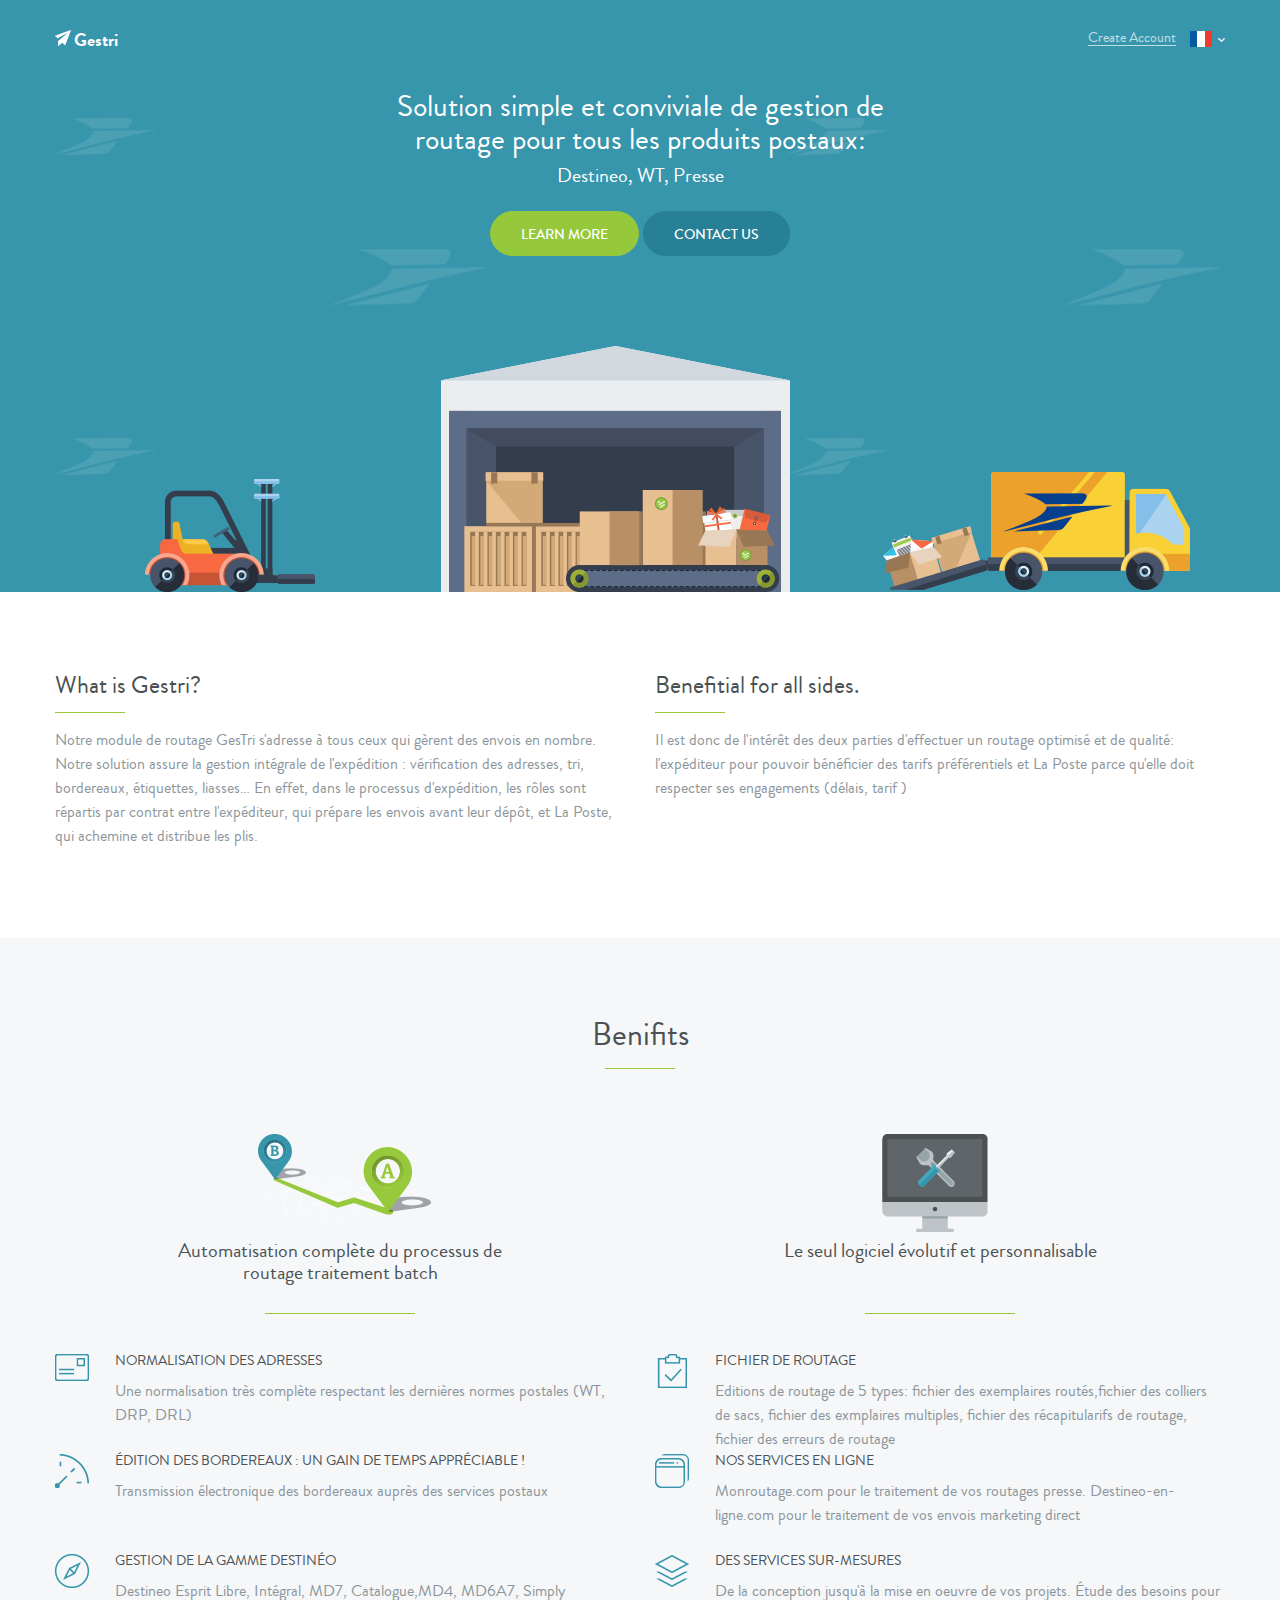
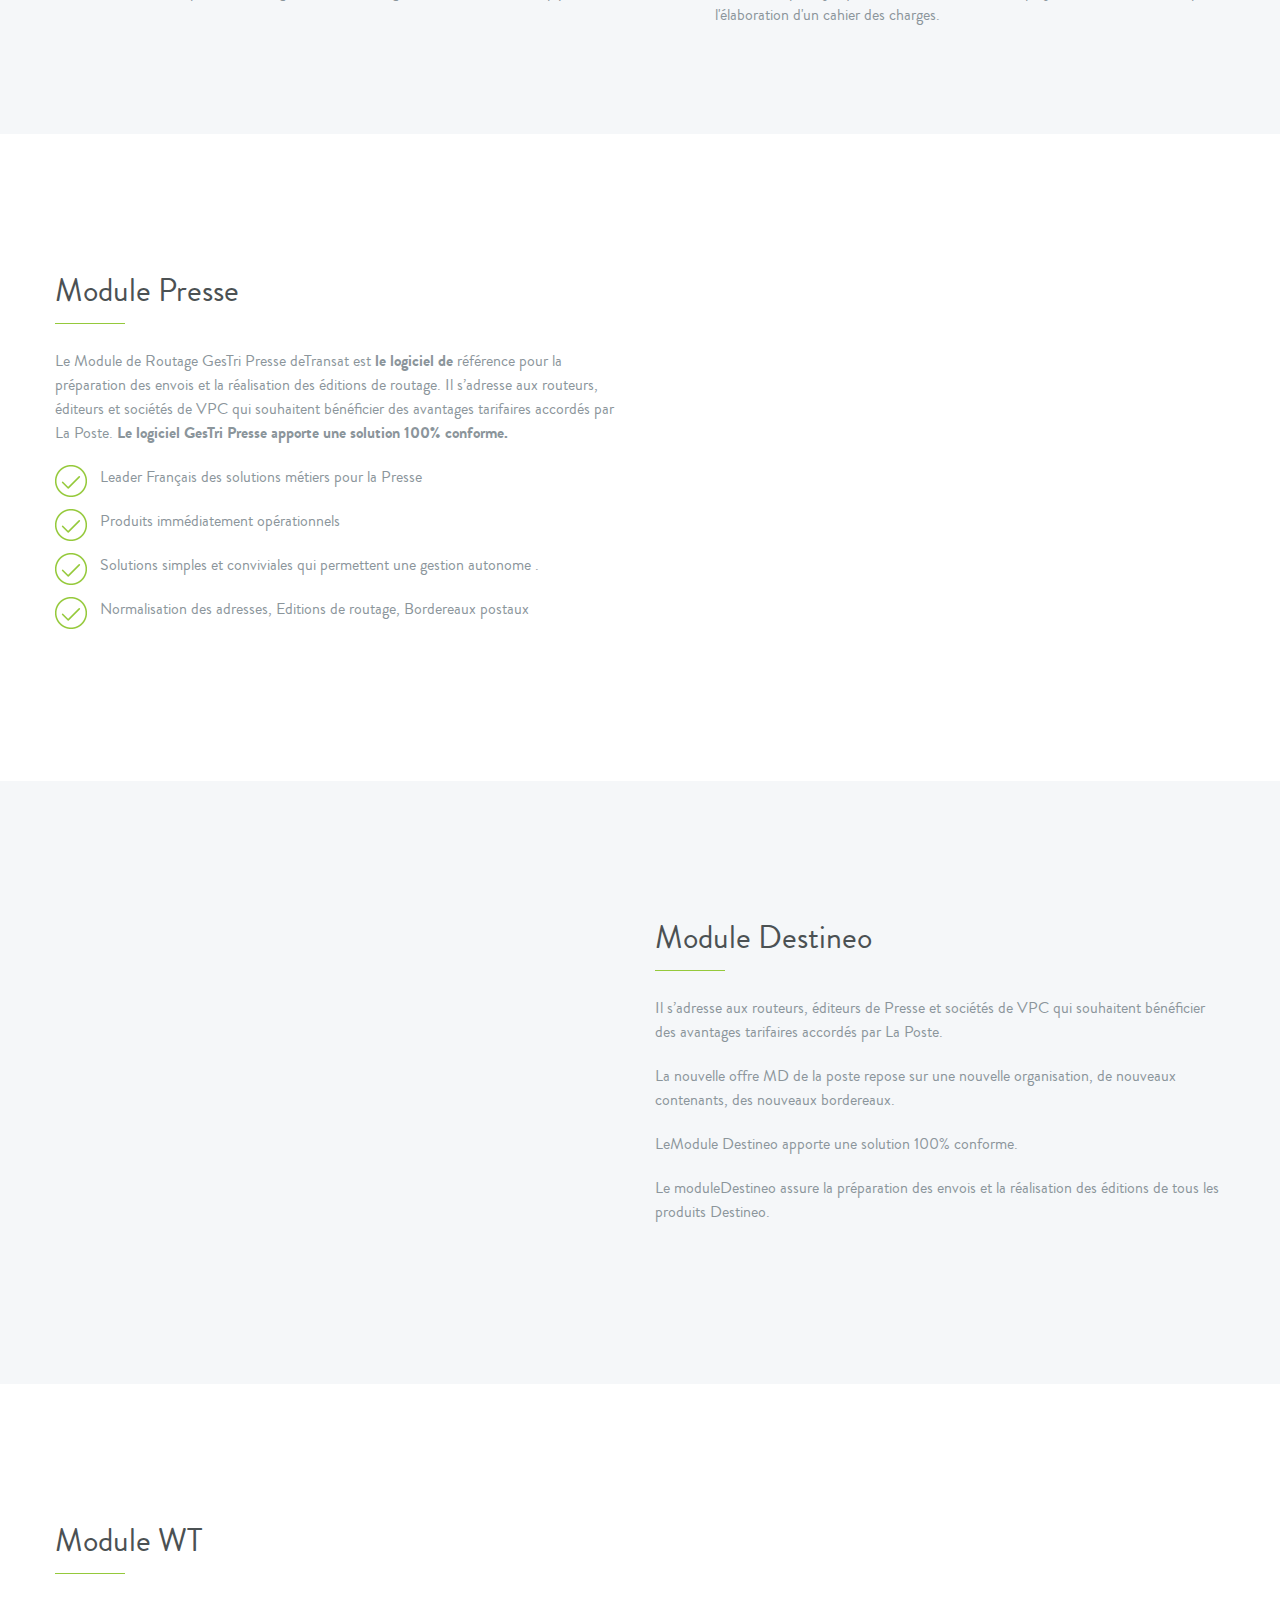
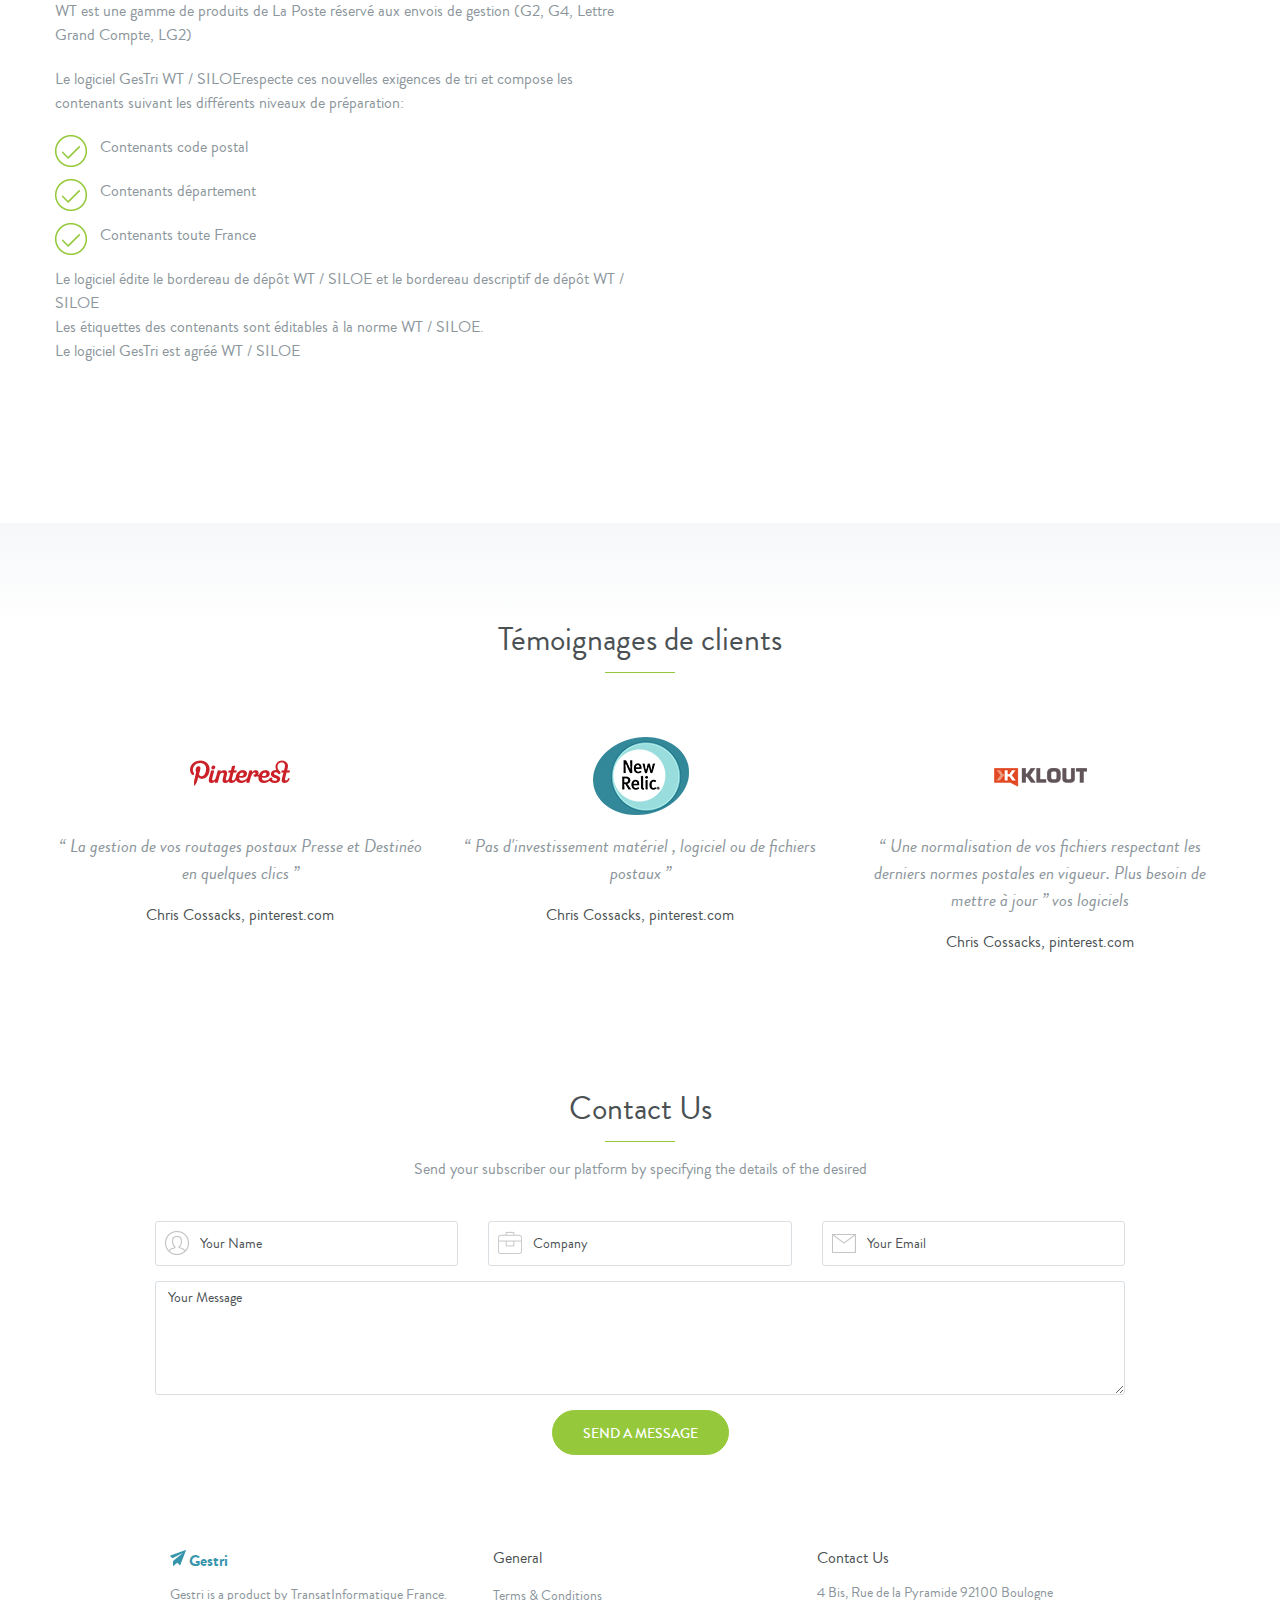
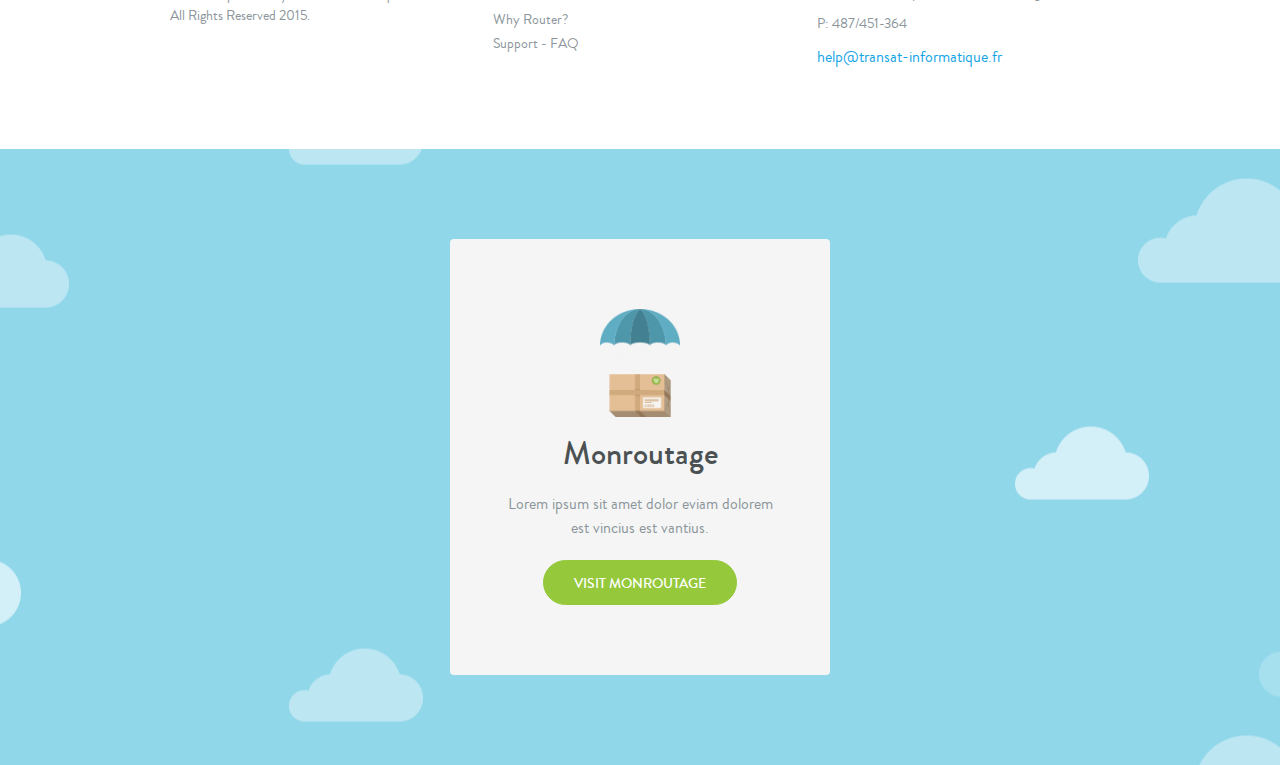
<file: Gestri/index.html>
<!doctype html>
<html lang="en">
<head>
	<meta charset="UTF-8">
	<title>Gestri</title>
	<meta http-equiv="X-UA-Compatible" content="IE=edge">
  <meta name="viewport" content="width=device-width, initial-scale=1">
  <!--Main Styles-->
  <link rel="stylesheet" href="css/styles.css">
  <!-- HTML5 shim and Respond.js IE8 support of HTML5 elements and media queries -->
  <!--[if lt IE 9]>
  <script src="https://oss.maxcdn.com/libs/html5shiv/3.7.0/html5shiv.js"></script>
  <script src="https://oss.maxcdn.com/libs/respond.js/1.4.2/respond.min.js"></script>
  <![endif]-->
  <!-- Favicons -->
  <link rel="shortcut icon" href="ico/favicon.ico">
</head>
	<body>
    
    <section class="top-banner">
      <div class="container-fluid">

        <header>
          <div class="logo pull-left">
            <h1><a href="index.html">Gestri</a></h1>
          </div>
          <div class="create-account pull-right">
            <a href="#">Create Account</a>
            <div class="dropdown">
              <a href="#" class="dropdown-toggle" data-toggle="dropdown">
                <img src="img/fr.jpg"> <i class="thecaret"></i>
              </a>
              <ul class="dropdown-menu" role="menu">
                <li><a href="#"><img src="img/en.jpg"></a></li>
              </ul>
            </div>
          </div>
        </header>

        <div class="top-banner-text">
          <h2>Solution simple et conviviale de gestion de routage pour tous les produits postaux:</h2>
          <p>Destineo, WT, Presse</p>
          <div class="banner-buttons">
            <a href="#" class="btn btn-green">Learn More</a>
            <a href="#" class="btn btn-blue">Contact Us</a>
          </div>
        </div>

        <div class="top-banner-graphics">
          <img src="img/top-banner.png" class="img-responsive" alt="Gestri">
        </div>

      </div>
    </section>
    <!--END of top-banner-->

    <section class="benefits-2col">
      <div class="container-fluid">

        <div class="row">
          <div class="col-sm-6">
            <h3 class="heading">What is Gestri?</h3>
            <p>Notre module de routage GesTri s'adresse à tous ceux qui gèrent des envois en nombre. Notre solution assure la gestion intégrale de l'expédition : vérification des adresses, tri, bordereaux, étiquettes, liasses… En effet, dans le processus d'expédition, les rôles sont répartis par contrat entre l'expéditeur, qui prépare les envois avant leur dépôt, et La Poste, qui achemine et distribue les plis. </p>
          </div>
          <div class="col-sm-6">
            <h3 class="heading">Benefitial for all sides.</h3>
            <p>Il est donc de l'intérêt des deux parties d'effectuer un routage optimisé et de qualité: l'expéditeur pour pouvoir bénéficier des tarifs préférentiels et La Poste parce qu'elle doit respecter ses engagements (délais, tarif ) </p>
          </div>
        </div>

      </div>
    </section>
    <!--END of benefits-2col-->

    <section class="benefits">
      <div class="container-fluid">

        <h2 class="heading">Benifits</h2>
        <div class="row">
          <div class="col-sm-6">
            <div class="benefits-heading">
              <img src="img/benefits1.png" class="img-responsive" alt="...">
              <h3>Automatisation complète du processus de routage traitement batch</h3>
            </div>
            <div class="benefit ben1">
              <h4>Normalisation des adresses</h4>
              <p>Une normalisation très complète respectant les dernières normes postales (WT, DRP, DRL)</p>
            </div>
            <div class="benefit ben2">
              <h4>Édition des bordereaux : un gain de temps appréciable !</h4>
              <p>Transmission électronique des bordereaux auprès des services postaux</p>
            </div>
            <div class="benefit ben3">
              <h4>Gestion de la gamme Destinéo</h4>
              <p>Destineo Esprit Libre, Intégral, MD7, Catalogue,MD4, MD6A7, Simply</p>
            </div>
          </div>
          <div class="col-sm-6">
            <div class="benefits-heading">
              <img src="img/benefits2.png" class="img-responsive" alt="...">
              <h3>Le seul logiciel évolutif et personnalisable</h3>
            </div>
            <div class="benefit ben4">
              <h4>Fichier de routage</h4>
              <p>Editions de routage de 5 types: fichier des exemplaires routés,fichier des colliers de sacs, fichier des exmplaires multiples, fichier des récapitularifs de routage, fichier des erreurs de routage</p>
            </div>
            <div class="benefit ben5">
              <h4>Nos services en ligne</h4>
              <p>Monroutage.com pour le traitement de vos routages presse. Destineo-en-ligne.com pour le traitement de vos envois marketing direct</p>
            </div>
            <div class="benefit ben6">
              <h4>Des services sur-mesures</h4>
              <p>De la conception jusqu'à la mise en oeuvre de vos projets. Étude des besoins pour l'élaboration d'un cahier des charges.</p>
            </div>
          </div>
        </div>

      </div>
    </section>
    <!--END of benefits-->

    <section class="modules mod1">
      <div class="container-fluid">

        <div class="row">    
          <div class="col-sm-6">
            <h2 class="heading">Module Presse </h2>
            <p>Le Module de Routage GesTri Presse deTransat est <strong>le logiciel de</strong> référence pour la préparation des envois et la réalisation des éditions de routage. Il s’adresse aux routeurs, éditeurs et sociétés de VPC qui souhaitent bénéficier des avantages tarifaires accordés par La Poste. <strong>Le logiciel GesTri Presse apporte une solution 100% conforme.</strong></p>
            <ul class="list-unstyled">
              <li>Leader Français des solutions métiers pour la Presse</li>
              <li>Produits immédiatement opérationnels</li>
              <li>Solutions simples et conviviales qui permettent une gestion autonome .</li>
              <li>Normalisation des adresses, Editions de routage, Bordereaux postaux</li>
            </ul>
          </div>
          <div class="module-img wow bounceInRight">
            <img src="img/Module Presse Image.png" class="img-responsive" alt="Module Presse">
          </div>
        </div>

      </div>
    </section>
    <!--END of mod1-->

    <section class="modules mod2">
      <div class="container-fluid">

        <div class="row">    
          <div class="col-sm-6 col-sm-offset-6">
            <h2 class="heading">Module Destineo</h2>
            <p>Il s’adresse aux routeurs, éditeurs de Presse et sociétés de VPC qui souhaitent bénéficier des avantages tarifaires accordés par La Poste.</p>
            <p>La nouvelle offre MD de la poste repose sur une nouvelle organisation, de nouveaux contenants, des nouveaux bordereaux.</p>
            <p>LeModule Destineo apporte une solution 100% conforme.</p>
            <p>Le moduleDestineo assure la préparation des envois et la réalisation des éditions de tous les produits Destineo.</p>
          </div>
          <div class="module-img wow bounceInLeft">
            <img src="img/Module Destineo Image.png" class="img-responsive" alt="Module Destineo">
          </div>
        </div>

      </div>
    </section>
    <!--END of mod2-->

    <section class="modules mod3">
      <div class="container-fluid">

        <div class="row">    
          <div class="col-sm-6">
            <h2 class="heading">Module WT</h2>
            <p>WT est une gamme de produits de La Poste réservé aux envois de gestion (G2, G4, Lettre Grand Compte, LG2)</p>
            <p>Le logiciel GesTri WT / SILOErespecte ces nouvelles exigences de tri et compose les contenants suivant les différents niveaux de préparation:</p>
            <ul class="list-unstyled">
              <li>Contenants code postal</li>
              <li>Contenants département</li>
              <li>Contenants toute France</li>
            </ul>
            <p> Le logiciel édite le bordereau de dépôt WT / SILOE et le bordereau descriptif de dépôt WT / SILOE<br>Les étiquettes des contenants sont éditables à la norme WT / SILOE.<br>Le logiciel GesTri est agréé WT / SILOE </p>
          </div>
          <div class="module-img wow bounceInRight">
            <img src="img/Module WT Image.png" class="img-responsive" alt="Module WT">
          </div>
        </div>

      </div>
    </section>
    <!--END of mod3-->

    <section class="quotes">
      <div class="container-fluid">

        <h2 class="heading">Témoignages de clients</h2>
        <div class="row">    
          <div class="col-xs-10 col-xs-offset-1 col-sm-4 col-sm-offset-0">
            <img src="img/pinterest.png" class="img-responsive" alt="Pinterest">
            <blockquote>“ La gestion de vos routages postaux Presse et Destinéo en quelques clics ”</blockquote>
            <h4>Chris Cossacks, pinterest.com</h4>
          </div>
          <div class="col-xs-10 col-xs-offset-1 col-sm-4 col-sm-offset-0">
            <img src="img/newrelic.png" class="img-responsive" alt="New Relic">
            <blockquote>“ Pas d'investissement matériel , logiciel ou de fichiers postaux ”</blockquote>
            <h4>Chris Cossacks, pinterest.com</h4>
          </div>
          <div class="col-xs-10 col-xs-offset-1 col-sm-4 col-sm-offset-0">
            <img src="img/klout.png" class="img-responsive" alt="Klout">
            <blockquote>“ Une normalisation de vos fichiers respectant les derniers normes postales en vigueur. Plus besoin de mettre à jour ” vos logiciels</blockquote>
            <h4>Chris Cossacks, pinterest.com</h4>
          </div>
        </div>

      </div>
    </section>
    <!--END of quotes-->

    <section class="contact-us">
      <div class="container-fluid">

        <div class="row">
          <div class="col-lg-10 col-lg-offset-1">
            <div class="contact-heading">
              <h2 class="heading">Contact Us</h2>
              <p>Send your subscriber our platform by specifying the details of the desired</p>
            </div>
            <form class="form-horizontal">
              <div class="form-group with-icon icon1">
                <div class="col-sm-4">
                  <input type="text" class="form-control" placeholder="Your Name">
                </div>
                <div class="col-sm-4 with-icon icon2">
                  <input type="text" class="form-control" placeholder="Company">
                </div>
                <div class="col-sm-4 with-icon icon3">
                  <input type="email" class="form-control" placeholder="Your Email">
                </div>
              </div>
              <div class="form-group">
                <div class="col-sm-12">
                  <textarea class="form-control" rows="5" placeholder="Your Message"></textarea>
                </div>
              </div>
              <div class="form-group text-center">
                <button type="submit" class="btn btn-green">Send a Message</button>
              </div>
            </form>
          </div>
        </div>

      </div>
    </section>
    <!--END of contact-us-->

    <footer>
      <div class="container-fluid">

        <div class="row">
          <div class="col-lg-10 col-lg-offset-1">
            <div class="col-sm-4">
              <h2>Gestri</h2>
              <p>Gestri is a product by TransatInformatique France. All Rights Reserved 2015.</p>
            </div>
            <div class="col-sm-4">
              <h3>General</h3>
              <ul class="list-unstyled">
                <li><a href="#">Terms & Conditions</a></li>
                <li><a href="#">Why Router?</a></li>
                <li><a href="#">Support - FAQ</a></li>
              </ul>
            </div>
            <div class="col-sm-4">
              <h3>Contact Us</h3>
              <p>4 Bis, Rue de la Pyramide 92100 Boulogne</p>
              <p>P: 487/451-364</p>
              <a href="#">help@transat-informatique.fr</a>
            </div>
          </div>
        </div>

      </div>
    </footer>
    <!--END of footer-->

    <section class="monroutage-below">
      <div class="container-fluid">
        
        <div class="row">
          <div class="well">
            <img src="img/monroutage-logo.png" class="monroutage-logo" alt="Monroutage">
            <h3>Monroutage</h3>
            <p>Lorem ipsum sit amet dolor eviam dolorem est vincius est vantius.</p>
            <a href="#" class="btn btn-green">Visit Monroutage</a>
          </div>
        </div>

      </div>
    </section>
    <!--END of monroutage-below-->



    <script src="js/jquery-1.11.2.min.js"></script>
    <script src="js/wow.min.js"></script>
    <script src="js/scripts.min.js"></script>
  </body>
</html>
</file>
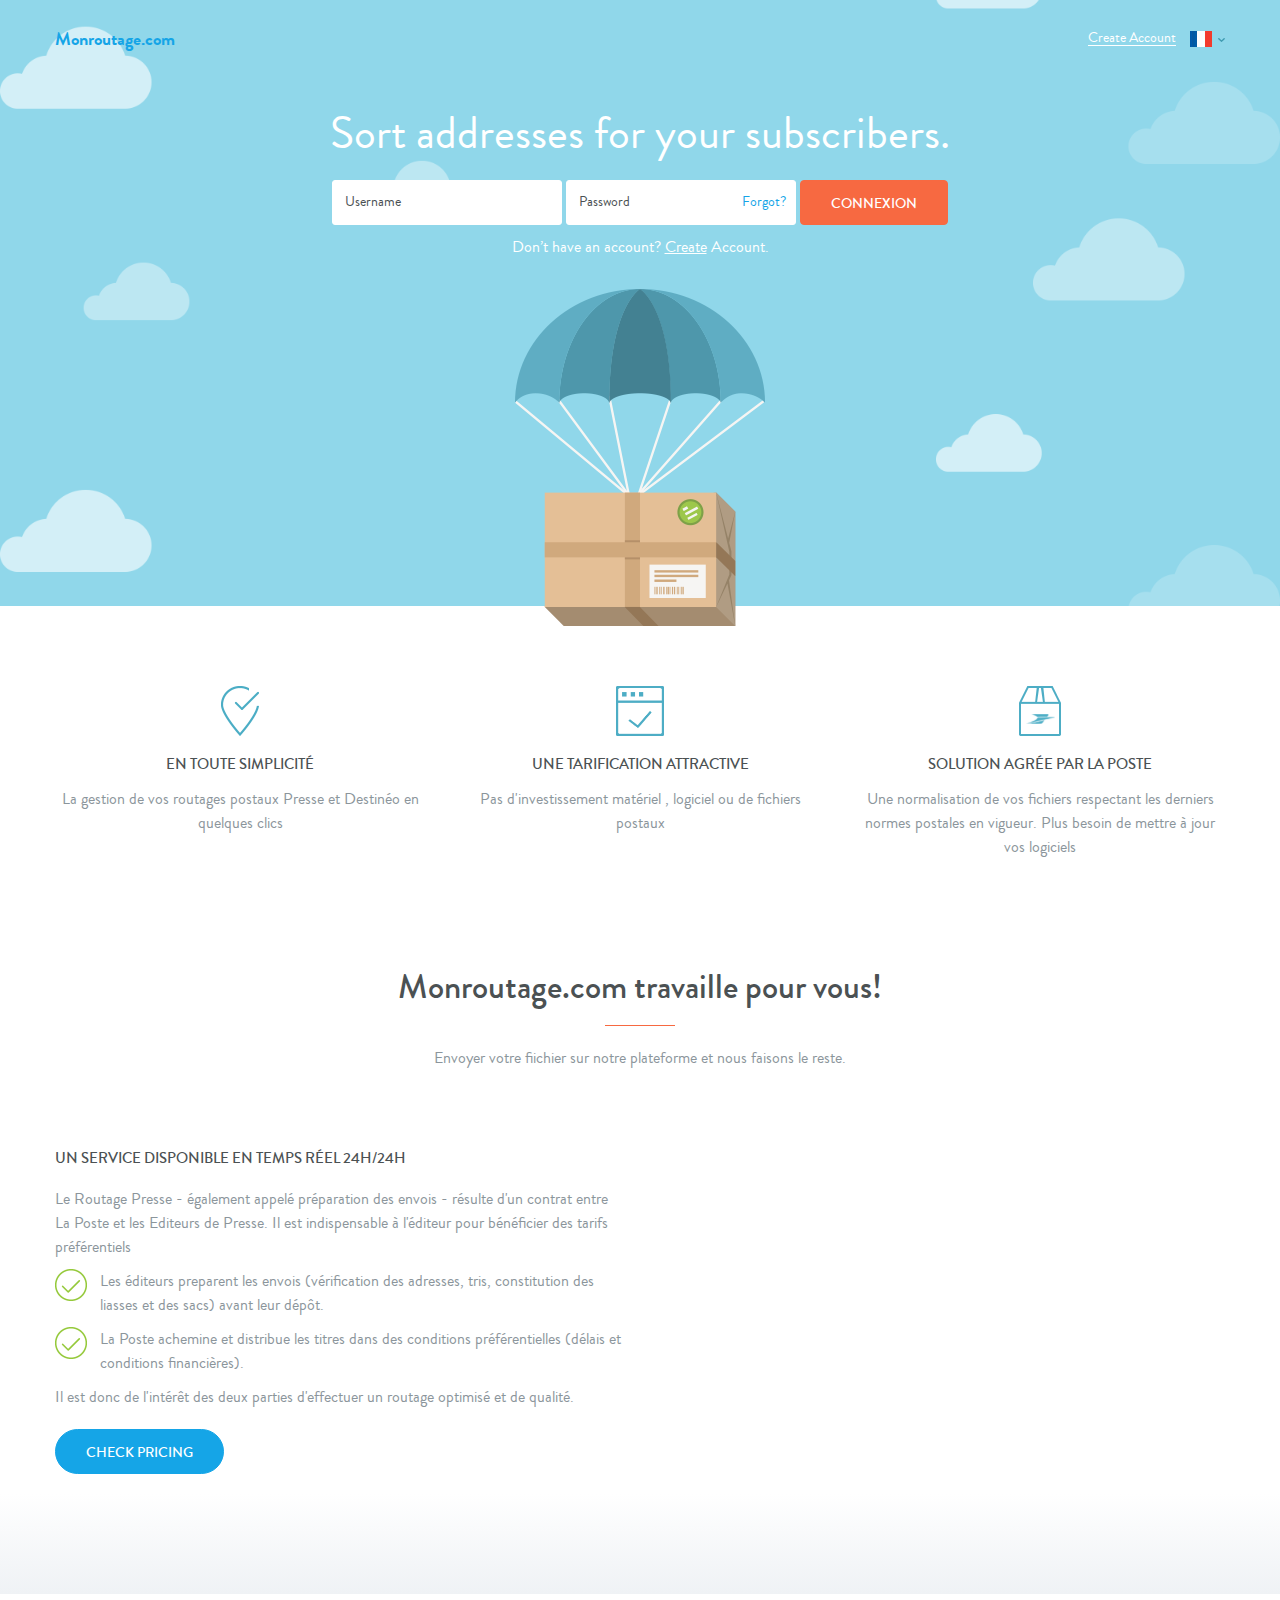
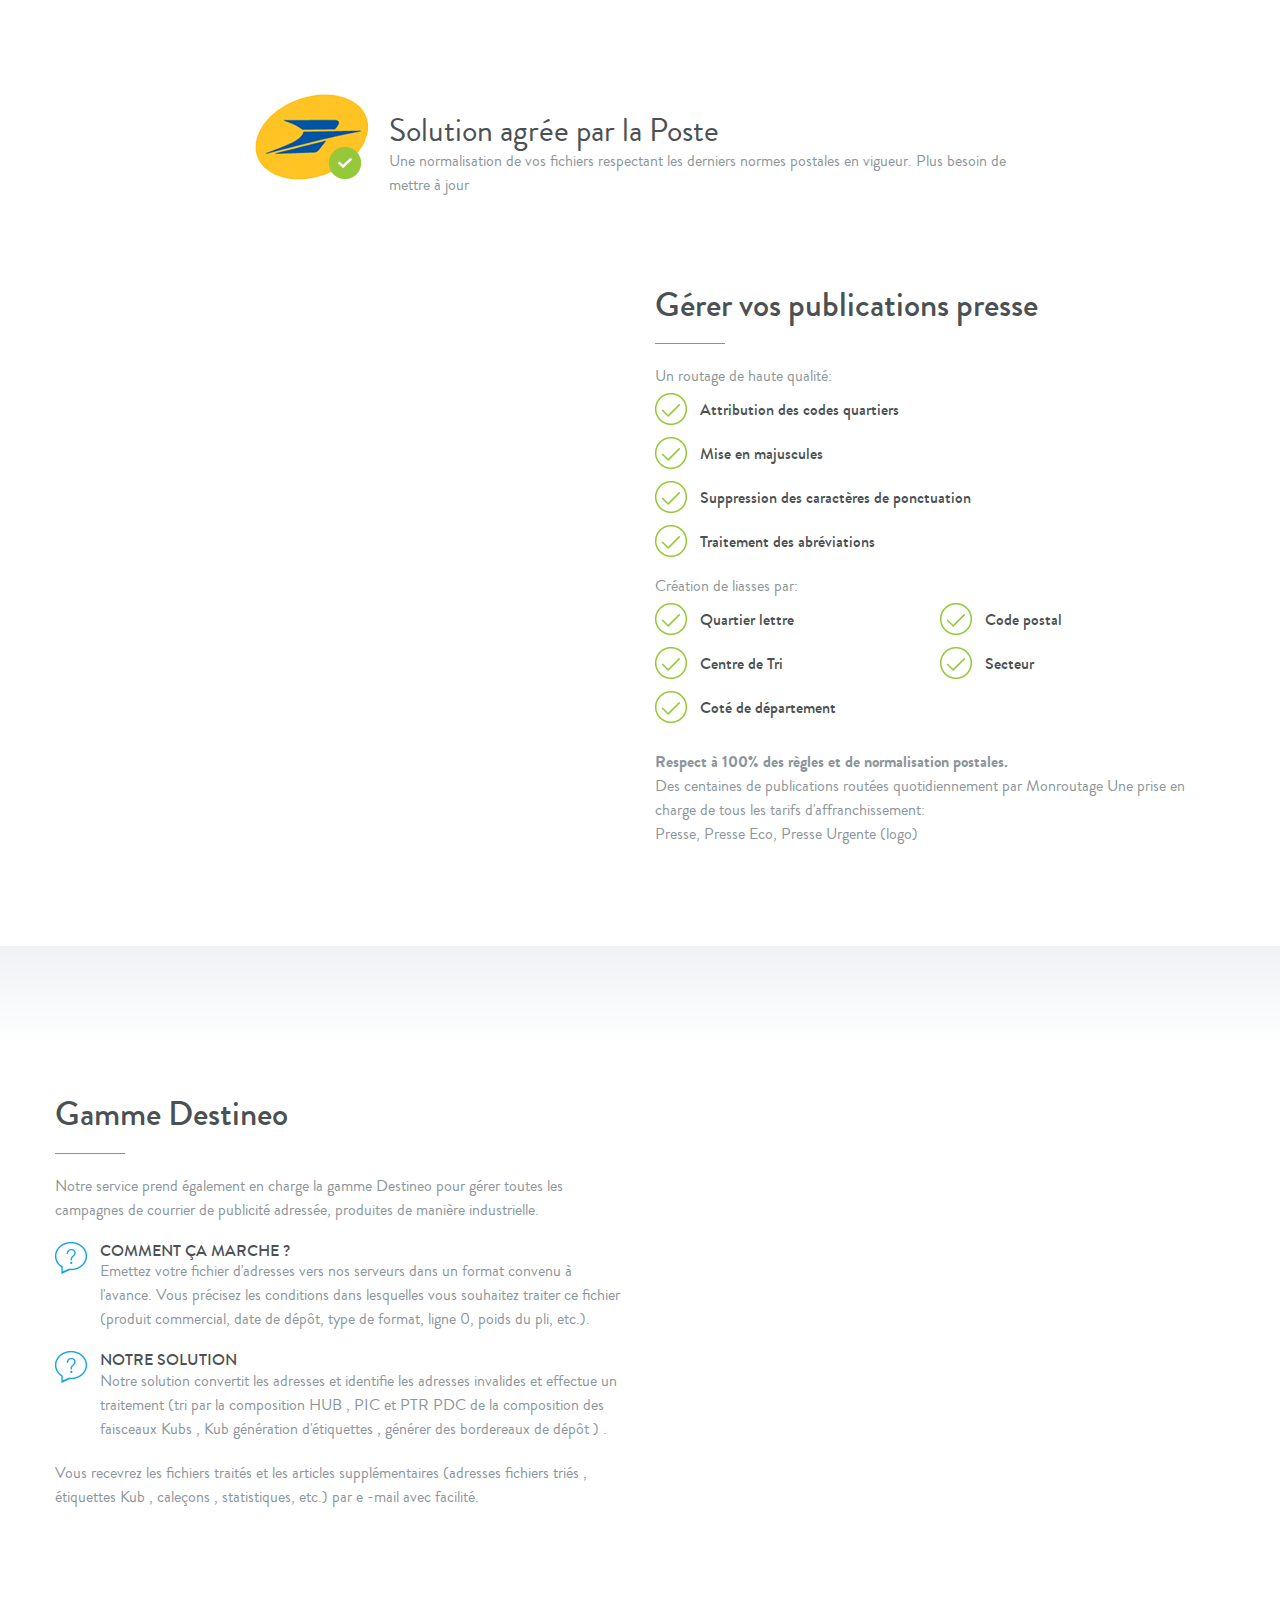
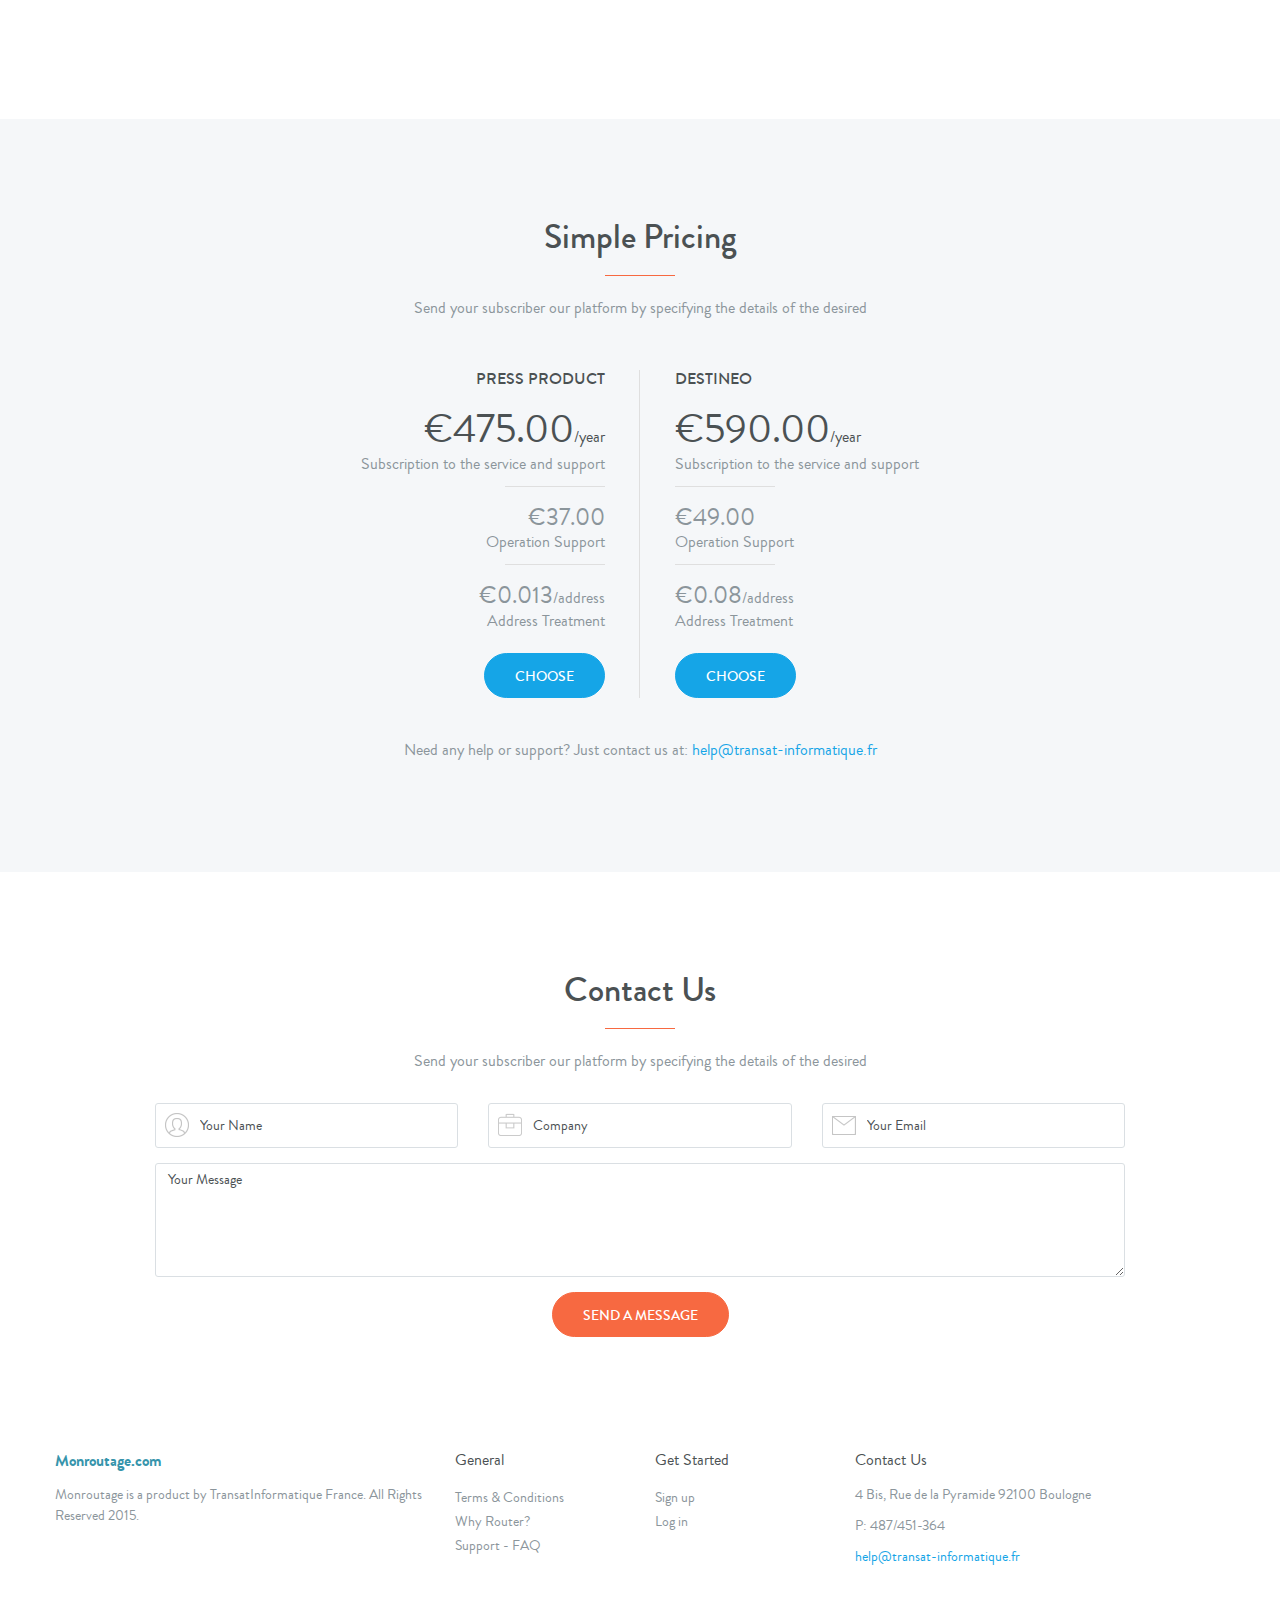
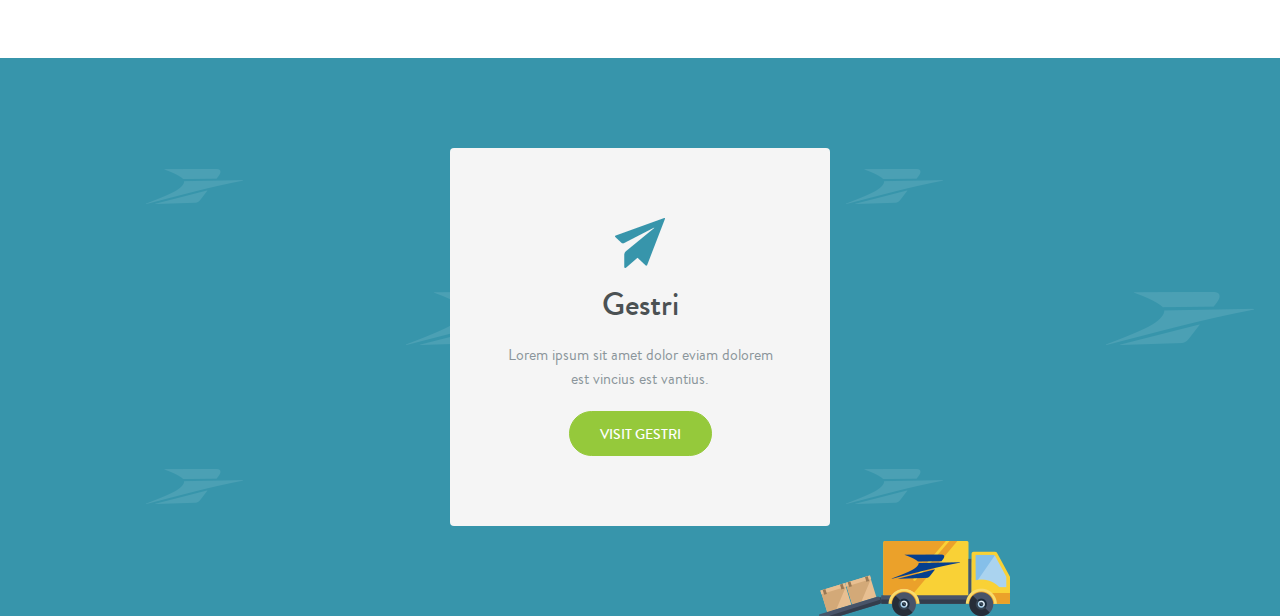
<file: Monroutage/index.html>
<!doctype html>
<html lang="en">
<head>
	<meta charset="UTF-8">
	<title>Monroutage</title>
	<meta http-equiv="X-UA-Compatible" content="IE=edge">
  <meta name="viewport" content="width=device-width, initial-scale=1">
  <!--Main Styles-->
  <link rel="stylesheet" href="css/styles.css">
  <!-- HTML5 shim and Respond.js IE8 support of HTML5 elements and media queries -->
  <!--[if lt IE 9]>
  <script src="https://oss.maxcdn.com/libs/html5shiv/3.7.0/html5shiv.js"></script>
  <script src="https://oss.maxcdn.com/libs/respond.js/1.4.2/respond.min.js"></script>
  <![endif]-->
  <!-- Favicons -->
  <link rel="shortcut icon" href="ico/favicon.ico">
</head>
	<body>
    
    <section class="top-banner">
      <div class="container-fluid">

        <header>
          <div class="logo pull-left">
            <h1><a href="index.html">Monroutage.com</a></h1>
          </div>
          <div class="create-account pull-right">
            <a href="#">Create Account</a>
            <div class="dropdown">
              <a href="#" class="dropdown-toggle" data-toggle="dropdown">
                <img src="img/fr.jpg"> <i class="thecaret"></i>
              </a>
              <ul class="dropdown-menu" role="menu">
                <li><a href="#"><img src="img/en.jpg"></a></li>
              </ul>
            </div>
          </div>
        </header>

        <div class="home-login">
          <div class="row">
            <div class="col-sm-10 col-sm-offset-1 col-md-8 col-md-offset-2">
              <h2>Sort addresses for your subscribers.</h2>
              <form class="form-inline">
                <div class="form-group">
                  <input type="text" class="form-control" placeholder="Username">
                </div>
                <div class="form-group password">
                  <input type="password" class="form-control" placeholder="Password">
                  <a href="#">Forgot?</a>
                </div>
                <button type="submit" class="btn btn-red">Connexion</button>
                <p class="help-block">Don’t have an account? <a href="#">Create</a> Account.</p>
              </form>
              <img src="img/box.png" class="home-box img-responsive wow bounceInUp" alt="Monroutage Box">
            </div>
          </div>
        </div>

      </div>
    </section>
    <!--END of top-banner-->

    <section class="services">
      <div class="container-fluid">

        <div class="row">
          <div class="col-xs-10 col-xs-offset-1 col-sm-4 col-sm-offset-0">
            <img src="img/icon-services1.png" alt="...">
            <h3>En toute simplicité </h3>
            <p>La gestion de vos routages postaux Presse et Destinéo en quelques clics</p>
          </div>
          <div class="col-xs-10 col-xs-offset-1 col-sm-4 col-sm-offset-0">
            <img src="img/icon-services2.png" alt="...">
            <h3>Une tarification attractive</h3>
            <p>Pas d'investissement matériel , logiciel ou de fichiers postaux</p>
          </div>
          <div class="col-xs-10 col-xs-offset-1 col-sm-4 col-sm-offset-0">
            <img src="img/icon-services3.png" alt="...">
            <h3>Solution agrée par la Poste</h3>
            <p>Une normalisation de vos fichiers respectant les derniers normes postales en vigueur. Plus besoin de mettre à jour vos logiciels</p>
          </div>
        </div>

      </div>
    </section>
    <!--END of services-->

    <section class="home-section sec1">
      <div class="container-fluid">

        <div class="home-section-heading">
          <h2>Monroutage.com travaille pour vous!</h2>
          <p>Envoyer votre fiichier sur notre plateforme et nous faisons le reste.</p>
        </div>

        <div class="row">
          <div class="col-sm-6">
            <h4>Un service disponible en temps réel 24h/24h</h4>
            <p>Le Routage Presse - également appelé préparation des envois - résulte d'un contrat entre La Poste et les Editeurs de Presse. Il est indispensable à l'éditeur pour bénéficier des tarifs préférentiels</p>
            <ul class="list-unstyled">
              <li>Les éditeurs preparent les envois (vérification des adresses, tris, constitution des liasses et des sacs) avant leur dépôt.</li>
              <li>La Poste achemine et distribue les titres dans des conditions préférentielles (délais et conditions financières).</li>
            </ul>
            <p>Il est donc de l'intérêt des deux parties d'effectuer un routage optimisé et de qualité.</p>
            <a href="#" class="btn btn-blue">Check Pricing</a>
          </div>
          <div class="sec-image wow bounceInRight">
            <img src="img/macbook.png" class="img-responsive" alt="...">
          </div>
        </div>

      </div>
    </section>
    <!--END of home-section 1-->

    <section class="home-section sec2">
      <div class="container-fluid">

        <div class="row">
          <div class="col-sm-10 col-sm-offset-1 col-md-8 col-md-offset-2">
            <div class="home-section-heading2">
              <img src="img/home-logo.png" class="img-responsive" alt="...">
              <h3>Solution agrée par la Poste</h3>
              <p>Une normalisation de vos fichiers respectant les derniers normes postales en vigueur. Plus besoin de mettre à jour</p>
            </div>
          </div>
        </div>

        <div class="row">
          <div class="col-sm-6 col-sm-offset-6">
            <div class="home-section-heading">
              <h2>Gérer vos publications presse</h2>
            </div>
            <p>Un routage de haute qualité:</p>
            <ul class="list-unstyled">
              <li>Attribution des codes quartiers</li>
              <li>Mise en majuscules</li>
              <li>Suppression des caractères de ponctuation</li>
              <li>Traitement des abréviations</li>
            </ul>
            <p>Création de liasses par:</p>
            <ul class="list-unstyled list-divided">
              <li>Quartier lettre</li>
              <li>Code postal</li>
              <li>Centre de Tri</li>
              <li>Secteur</li>
              <li>Coté de département</li>
            </ul>
            <p class="bottom-text"><strong>Respect à 100% des règles et de normalisation postales.</strong>
            <br>
            Des centaines de publications routées quotidiennement par Monroutage Une prise en charge de tous les tarifs d'affranchissement:
            <br>Presse, Presse Eco, Presse Urgente (logo)</p>
          </div>
          <div class="sec-image wow bounceInLeft">
            <img src="img/imac.png" class="img-responsive" alt="...">
          </div>
        </div>

        

      </div>
    </section>
    <!--END of home-section 2-->

    <section class="home-section sec3">
      <div class="container-fluid">

        <div class="row">
          <div class="col-sm-6">
            <div class="home-section-heading">
              <h2>Gamme Destineo</h2>
              <p>Notre service prend également en charge la gamme Destineo pour gérer toutes les campagnes de courrier de publicité adressée, produites de manière industrielle.</p>
            </div>
            <ul class="list-unstyled">
              <li>
                <h3>Comment ça marche ?</h3>
                <p>Emettez votre fichier d'adresses vers nos serveurs dans un format convenu à l'avance. Vous précisez les conditions dans lesquelles vous souhaitez traiter ce fichier (produit commercial, date de dépôt, type de format, ligne 0, poids du pli, etc.).</p>
              </li>
              <li>
                <h3>notre solution</h3>
                <p>Notre solution convertit les adresses et identifie les adresses invalides et effectue un traitement (tri par la composition HUB , PIC et PTR PDC de la composition des faisceaux Kubs , Kub génération d'étiquettes , générer des bordereaux de dépôt ) .</p>
              </li>
            </ul>
            <p class="bottom-text">Vous recevrez les fichiers traités et les articles supplémentaires (adresses fichiers triés , étiquettes Kub , caleçons , statistiques, etc.) par e -mail avec facilité.</p>
          </div>
          <div class="sec-image wow bounceInRight">
            <img src="img/envelopes.png" class="img-responsive" alt="...">
          </div>
        </div>

      </div>
    </section>
    <!--END of home-section 3-->

    <section class="simple-pricing">
      <div class="container-fluid">

        <div class="row">
          <div class="col-xs-10 col-xs-offset-1 col-md-8 col-md-offset-2 col-lg-8 col-lg-offset-2">
            <div class="home-section-heading">
              <h2>Simple Pricing</h2>
              <p>Send your subscriber our platform by specifying the details of the desired</p>
            </div> 
            <div class="col-sm-6 pricing pricing-left">
              <h3>Press Product</h3>
              <h4>€475.00<span>/year</span></h4>
              <p>Subscription to the service and support</p>
              <span class="divider"></span>
              <h5>€37.00</h5>
              <p>Operation Support</p>
              <span class="divider"></span>
              <h5>€0.013<span>/address</span></h5>
              <p>Address Treatment</p>
              <a href="#" class="btn btn-blue">Choose</a>
            </div>
            <div class="col-sm-6 pricing pricing-right">
              <h3>Destineo</h3>
              <h4>€590.00<span>/year</span></h4>
              <p>Subscription to the service and support</p>
              <span class="divider"></span>
              <h5>€49.00</h5>
              <p>Operation Support</p>
              <span class="divider"></span>
              <h5>€0.08<span>/address</span></h5>
              <p>Address Treatment</p>
              <a href="#" class="btn btn-blue">Choose</a>
            </div>
            <div class="clearfix"></div>
            <p class="text-center">Need any help or support? Just contact us at: <a href="#">help@transat-informatique.fr</a></p>
          </div>
        </div>

      </div>
    </section>
    <!--END of simple-pricing-->

    <section class="contact-us">
      <div class="container-fluid">

        <div class="row">
          <div class="col-lg-10 col-lg-offset-1">
            <div class="home-section-heading">
              <h2>Contact Us</h2>
              <p>Send your subscriber our platform by specifying the details of the desired</p>
            </div>
            <form class="form-horizontal">
              <div class="form-group with-icon icon1">
                <div class="col-sm-4">
                  <input type="text" class="form-control" placeholder="Your Name">
                </div>
                <div class="col-sm-4 with-icon icon2">
                  <input type="text" class="form-control" placeholder="Company">
                </div>
                <div class="col-sm-4 with-icon icon3">
                  <input type="email" class="form-control" placeholder="Your Email">
                </div>
              </div>
              <div class="form-group">
                <div class="col-sm-12">
                  <textarea class="form-control" rows="5" placeholder="Your Message"></textarea>
                </div>
              </div>
              <div class="form-group text-center">
                <button type="submit" class="btn btn-red">Send a Message</button>
              </div>
            </form>
          </div>
        </div>

      </div>
    </section>
    <!--END of contact-us-->

    <footer>
      <div class="container-fluid">

        <div class="row">
          <div class="col-sm-4">
            <h2>Monroutage.com</h2>
            <p>Monroutage is a product by TransatInformatique France. All Rights Reserved 2015.</p>
          </div>
          <div class="col-sm-2">
            <h3>General</h3>
            <ul class="list-unstyled">
              <li><a href="#">Terms & Conditions</a></li>
              <li><a href="#">Why Router? </a></li>
              <li><a href="#">Support - FAQ</a></li>
            </ul>
          </div>
          <div class="col-sm-2">
            <h3>Get Started</h3>
            <ul class="list-unstyled">
              <li><a href="#">Sign up</a></li>
              <li><a href="#">Log in</a></li>
            </ul>
          </div>
          <div class="col-sm-4">
            <h3>Contact Us</h3>
            <p>4 Bis, Rue de la Pyramide 92100 Boulogne</p>
            <p>P: 487/451-364</p>
            <p><a href="#">help@transat-informatique.fr</a></p>
          </div>
        </div>

      </div>
    </footer>
    <!--END of footer-->

    <section class="gestri-below">
      <div class="container-fluid">

        <div class="row">
          <div class="well">
            <img src="img/gestri-logo.png" alt="Gestri">
            <h3>Gestri</h3>
            <p>Lorem ipsum sit amet dolor eviam dolorem est vincius est vantius.</p>
            <a href="#" class="btn btn-green">Visit Gestri</a>
          </div>
        </div>

      </div>
    </section>
    <!--END of gestri-below-->

    <script src="js/jquery-1.11.2.min.js"></script>
    <script src="js/wow.min.js"></script>
    <script src="js/scripts.min.js"></script>
  </body>
</html>
</file>
<file: Gestri/css/styles.css>
/*=====================================
========== Monroutage Styles ========== 
=====================================*/
/* Bootstrap */
/*! normalize.css v3.0.2 | MIT License | git.io/normalize */
html {
  font-family: sans-serif;
  -ms-text-size-adjust: 100%;
  -webkit-text-size-adjust: 100%;
}
body {
  margin: 0;
}
article,
aside,
details,
figcaption,
figure,
footer,
header,
hgroup,
main,
menu,
nav,
section,
summary {
  display: block;
}
audio,
canvas,
progress,
video {
  display: inline-block;
  vertical-align: baseline;
}
audio:not([controls]) {
  display: none;
  height: 0;
}
[hidden],
template {
  display: none;
}
a {
  background-color: transparent;
}
a:active,
a:hover {
  outline: 0;
}
abbr[title] {
  border-bottom: 1px dotted;
}
b,
strong {
  font-weight: bold;
}
dfn {
  font-style: italic;
}
h1 {
  font-size: 2em;
  margin: 0.67em 0;
}
mark {
  background: #ff0;
  color: #000;
}
small {
  font-size: 80%;
}
sub,
sup {
  font-size: 75%;
  line-height: 0;
  position: relative;
  vertical-align: baseline;
}
sup {
  top: -0.5em;
}
sub {
  bottom: -0.25em;
}
img {
  border: 0;
}
svg:not(:root) {
  overflow: hidden;
}
figure {
  margin: 1em 40px;
}
hr {
  -moz-box-sizing: content-box;
  -webkit-box-sizing: content-box;
  box-sizing: content-box;
  height: 0;
}
pre {
  overflow: auto;
}
code,
kbd,
pre,
samp {
  font-family: monospace, monospace;
  font-size: 1em;
}
button,
input,
optgroup,
select,
textarea {
  color: inherit;
  font: inherit;
  margin: 0;
}
button {
  overflow: visible;
}
button,
select {
  text-transform: none;
}
button,
html input[type="button"],
input[type="reset"],
input[type="submit"] {
  -webkit-appearance: button;
  cursor: pointer;
}
button[disabled],
html input[disabled] {
  cursor: default;
}
button::-moz-focus-inner,
input::-moz-focus-inner {
  border: 0;
  padding: 0;
}
input {
  line-height: normal;
}
input[type="checkbox"],
input[type="radio"] {
  -webkit-box-sizing: border-box;
  -moz-box-sizing: border-box;
  box-sizing: border-box;
  padding: 0;
}
input[type="number"]::-webkit-inner-spin-button,
input[type="number"]::-webkit-outer-spin-button {
  height: auto;
}
input[type="search"] {
  -webkit-appearance: textfield;
  -moz-box-sizing: content-box;
  -webkit-box-sizing: content-box;
  box-sizing: content-box;
}
input[type="search"]::-webkit-search-cancel-button,
input[type="search"]::-webkit-search-decoration {
  -webkit-appearance: none;
}
fieldset {
  border: 1px solid #c0c0c0;
  margin: 0 2px;
  padding: 0.35em 0.625em 0.75em;
}
legend {
  border: 0;
  padding: 0;
}
textarea {
  overflow: auto;
}
optgroup {
  font-weight: bold;
}
table {
  border-collapse: collapse;
  border-spacing: 0;
}
td,
th {
  padding: 0;
}
* {
  -webkit-box-sizing: border-box;
  -moz-box-sizing: border-box;
  box-sizing: border-box;
}
*:before,
*:after {
  -webkit-box-sizing: border-box;
  -moz-box-sizing: border-box;
  box-sizing: border-box;
}
html {
  font-size: 10px;
  -webkit-tap-highlight-color: rgba(0, 0, 0, 0);
}
body {
  font-family: "Helvetica Neue", Helvetica, Arial, sans-serif;
  font-size: 14px;
  line-height: 1.42857143;
  color: #333333;
  background-color: #ffffff;
}
input,
button,
select,
textarea {
  font-family: inherit;
  font-size: inherit;
  line-height: inherit;
}
a {
  color: #337ab7;
  text-decoration: none;
}
a:hover,
a:focus {
  color: #23527c;
  text-decoration: underline;
}
a:focus {
  outline: thin dotted;
  outline: 5px auto -webkit-focus-ring-color;
  outline-offset: -2px;
}
figure {
  margin: 0;
}
img {
  vertical-align: middle;
}
.img-responsive {
  display: block;
  max-width: 100%;
  height: auto;
}
.img-rounded {
  border-radius: 6px;
}
.img-thumbnail {
  padding: 4px;
  line-height: 1.42857143;
  background-color: #ffffff;
  border: 1px solid #dddddd;
  border-radius: 4px;
  -webkit-transition: all 0.2s ease-in-out;
  transition: all 0.2s ease-in-out;
  display: inline-block;
  max-width: 100%;
  height: auto;
}
.img-circle {
  border-radius: 50%;
}
hr {
  margin-top: 20px;
  margin-bottom: 20px;
  border: 0;
  border-top: 1px solid #eeeeee;
}
.sr-only {
  position: absolute;
  width: 1px;
  height: 1px;
  margin: -1px;
  padding: 0;
  overflow: hidden;
  clip: rect(0, 0, 0, 0);
  border: 0;
}
.sr-only-focusable:active,
.sr-only-focusable:focus {
  position: static;
  width: auto;
  height: auto;
  margin: 0;
  overflow: visible;
  clip: auto;
}
h1,
h2,
h3,
h4,
h5,
h6,
.h1,
.h2,
.h3,
.h4,
.h5,
.h6 {
  font-family: inherit;
  font-weight: 500;
  line-height: 1.1;
  color: inherit;
}
h1 small,
h2 small,
h3 small,
h4 small,
h5 small,
h6 small,
.h1 small,
.h2 small,
.h3 small,
.h4 small,
.h5 small,
.h6 small,
h1 .small,
h2 .small,
h3 .small,
h4 .small,
h5 .small,
h6 .small,
.h1 .small,
.h2 .small,
.h3 .small,
.h4 .small,
.h5 .small,
.h6 .small {
  font-weight: normal;
  line-height: 1;
  color: #777777;
}
h1,
.h1,
h2,
.h2,
h3,
.h3 {
  margin-top: 20px;
  margin-bottom: 10px;
}
h1 small,
.h1 small,
h2 small,
.h2 small,
h3 small,
.h3 small,
h1 .small,
.h1 .small,
h2 .small,
.h2 .small,
h3 .small,
.h3 .small {
  font-size: 65%;
}
h4,
.h4,
h5,
.h5,
h6,
.h6 {
  margin-top: 10px;
  margin-bottom: 10px;
}
h4 small,
.h4 small,
h5 small,
.h5 small,
h6 small,
.h6 small,
h4 .small,
.h4 .small,
h5 .small,
.h5 .small,
h6 .small,
.h6 .small {
  font-size: 75%;
}
h1,
.h1 {
  font-size: 36px;
}
h2,
.h2 {
  font-size: 30px;
}
h3,
.h3 {
  font-size: 24px;
}
h4,
.h4 {
  font-size: 18px;
}
h5,
.h5 {
  font-size: 14px;
}
h6,
.h6 {
  font-size: 12px;
}
p {
  margin: 0 0 10px;
}
.lead {
  margin-bottom: 20px;
  font-size: 16px;
  font-weight: 300;
  line-height: 1.4;
}
@media (min-width: 768px) {
  .lead {
    font-size: 21px;
  }
}
small,
.small {
  font-size: 85%;
}
mark,
.mark {
  background-color: #fcf8e3;
  padding: .2em;
}
.text-left {
  text-align: left;
}
.text-right {
  text-align: right;
}
.text-center {
  text-align: center;
}
.text-justify {
  text-align: justify;
}
.text-nowrap {
  white-space: nowrap;
}
.text-lowercase {
  text-transform: lowercase;
}
.text-uppercase {
  text-transform: uppercase;
}
.text-capitalize {
  text-transform: capitalize;
}
.text-muted {
  color: #777777;
}
.text-primary {
  color: #337ab7;
}
a.text-primary:hover {
  color: #286090;
}
.text-success {
  color: #3c763d;
}
a.text-success:hover {
  color: #2b542c;
}
.text-info {
  color: #31708f;
}
a.text-info:hover {
  color: #245269;
}
.text-warning {
  color: #8a6d3b;
}
a.text-warning:hover {
  color: #66512c;
}
.text-danger {
  color: #a94442;
}
a.text-danger:hover {
  color: #843534;
}
.bg-primary {
  color: #fff;
  background-color: #337ab7;
}
a.bg-primary:hover {
  background-color: #286090;
}
.bg-success {
  background-color: #dff0d8;
}
a.bg-success:hover {
  background-color: #c1e2b3;
}
.bg-info {
  background-color: #d9edf7;
}
a.bg-info:hover {
  background-color: #afd9ee;
}
.bg-warning {
  background-color: #fcf8e3;
}
a.bg-warning:hover {
  background-color: #f7ecb5;
}
.bg-danger {
  background-color: #f2dede;
}
a.bg-danger:hover {
  background-color: #e4b9b9;
}
.page-header {
  padding-bottom: 9px;
  margin: 40px 0 20px;
  border-bottom: 1px solid #eeeeee;
}
ul,
ol {
  margin-top: 0;
  margin-bottom: 10px;
}
ul ul,
ol ul,
ul ol,
ol ol {
  margin-bottom: 0;
}
.list-unstyled {
  padding-left: 0;
  list-style: none;
}
.list-inline {
  padding-left: 0;
  list-style: none;
  margin-left: -5px;
}
.list-inline > li {
  display: inline-block;
  padding-left: 5px;
  padding-right: 5px;
}
dl {
  margin-top: 0;
  margin-bottom: 20px;
}
dt,
dd {
  line-height: 1.42857143;
}
dt {
  font-weight: bold;
}
dd {
  margin-left: 0;
}
@media (min-width: 768px) {
  .dl-horizontal dt {
    float: left;
    width: 160px;
    clear: left;
    text-align: right;
    overflow: hidden;
    text-overflow: ellipsis;
    white-space: nowrap;
  }
  .dl-horizontal dd {
    margin-left: 180px;
  }
}
abbr[title],
abbr[data-original-title] {
  cursor: help;
  border-bottom: 1px dotted #777777;
}
.initialism {
  font-size: 90%;
  text-transform: uppercase;
}
blockquote {
  padding: 10px 20px;
  margin: 0 0 20px;
  font-size: 17.5px;
  border-left: 5px solid #eeeeee;
}
blockquote p:last-child,
blockquote ul:last-child,
blockquote ol:last-child {
  margin-bottom: 0;
}
blockquote footer,
blockquote small,
blockquote .small {
  display: block;
  font-size: 80%;
  line-height: 1.42857143;
  color: #777777;
}
blockquote footer:before,
blockquote small:before,
blockquote .small:before {
  content: '\2014 \00A0';
}
.blockquote-reverse,
blockquote.pull-right {
  padding-right: 15px;
  padding-left: 0;
  border-right: 5px solid #eeeeee;
  border-left: 0;
  text-align: right;
}
.blockquote-reverse footer:before,
blockquote.pull-right footer:before,
.blockquote-reverse small:before,
blockquote.pull-right small:before,
.blockquote-reverse .small:before,
blockquote.pull-right .small:before {
  content: '';
}
.blockquote-reverse footer:after,
blockquote.pull-right footer:after,
.blockquote-reverse small:after,
blockquote.pull-right small:after,
.blockquote-reverse .small:after,
blockquote.pull-right .small:after {
  content: '\00A0 \2014';
}
address {
  margin-bottom: 20px;
  font-style: normal;
  line-height: 1.42857143;
}
.container {
  margin-right: auto;
  margin-left: auto;
  padding-left: 15px;
  padding-right: 15px;
}
@media (min-width: 768px) {
  .container {
    width: 750px;
  }
}
@media (min-width: 992px) {
  .container {
    width: 970px;
  }
}
@media (min-width: 1200px) {
  .container {
    width: 1170px;
  }
}
.container-fluid {
  margin-right: auto;
  margin-left: auto;
  padding-left: 15px;
  padding-right: 15px;
}
.row {
  margin-left: -15px;
  margin-right: -15px;
}
.col-xs-1, .col-sm-1, .col-md-1, .col-lg-1, .col-xs-2, .col-sm-2, .col-md-2, .col-lg-2, .col-xs-3, .col-sm-3, .col-md-3, .col-lg-3, .col-xs-4, .col-sm-4, .col-md-4, .col-lg-4, .col-xs-5, .col-sm-5, .col-md-5, .col-lg-5, .col-xs-6, .col-sm-6, .col-md-6, .col-lg-6, .col-xs-7, .col-sm-7, .col-md-7, .col-lg-7, .col-xs-8, .col-sm-8, .col-md-8, .col-lg-8, .col-xs-9, .col-sm-9, .col-md-9, .col-lg-9, .col-xs-10, .col-sm-10, .col-md-10, .col-lg-10, .col-xs-11, .col-sm-11, .col-md-11, .col-lg-11, .col-xs-12, .col-sm-12, .col-md-12, .col-lg-12 {
  position: relative;
  min-height: 1px;
  padding-left: 15px;
  padding-right: 15px;
}
.col-xs-1, .col-xs-2, .col-xs-3, .col-xs-4, .col-xs-5, .col-xs-6, .col-xs-7, .col-xs-8, .col-xs-9, .col-xs-10, .col-xs-11, .col-xs-12 {
  float: left;
}
.col-xs-12 {
  width: 100%;
}
.col-xs-11 {
  width: 91.66666667%;
}
.col-xs-10 {
  width: 83.33333333%;
}
.col-xs-9 {
  width: 75%;
}
.col-xs-8 {
  width: 66.66666667%;
}
.col-xs-7 {
  width: 58.33333333%;
}
.col-xs-6 {
  width: 50%;
}
.col-xs-5 {
  width: 41.66666667%;
}
.col-xs-4 {
  width: 33.33333333%;
}
.col-xs-3 {
  width: 25%;
}
.col-xs-2 {
  width: 16.66666667%;
}
.col-xs-1 {
  width: 8.33333333%;
}
.col-xs-pull-12 {
  right: 100%;
}
.col-xs-pull-11 {
  right: 91.66666667%;
}
.col-xs-pull-10 {
  right: 83.33333333%;
}
.col-xs-pull-9 {
  right: 75%;
}
.col-xs-pull-8 {
  right: 66.66666667%;
}
.col-xs-pull-7 {
  right: 58.33333333%;
}
.col-xs-pull-6 {
  right: 50%;
}
.col-xs-pull-5 {
  right: 41.66666667%;
}
.col-xs-pull-4 {
  right: 33.33333333%;
}
.col-xs-pull-3 {
  right: 25%;
}
.col-xs-pull-2 {
  right: 16.66666667%;
}
.col-xs-pull-1 {
  right: 8.33333333%;
}
.col-xs-pull-0 {
  right: auto;
}
.col-xs-push-12 {
  left: 100%;
}
.col-xs-push-11 {
  left: 91.66666667%;
}
.col-xs-push-10 {
  left: 83.33333333%;
}
.col-xs-push-9 {
  left: 75%;
}
.col-xs-push-8 {
  left: 66.66666667%;
}
.col-xs-push-7 {
  left: 58.33333333%;
}
.col-xs-push-6 {
  left: 50%;
}
.col-xs-push-5 {
  left: 41.66666667%;
}
.col-xs-push-4 {
  left: 33.33333333%;
}
.col-xs-push-3 {
  left: 25%;
}
.col-xs-push-2 {
  left: 16.66666667%;
}
.col-xs-push-1 {
  left: 8.33333333%;
}
.col-xs-push-0 {
  left: auto;
}
.col-xs-offset-12 {
  margin-left: 100%;
}
.col-xs-offset-11 {
  margin-left: 91.66666667%;
}
.col-xs-offset-10 {
  margin-left: 83.33333333%;
}
.col-xs-offset-9 {
  margin-left: 75%;
}
.col-xs-offset-8 {
  margin-left: 66.66666667%;
}
.col-xs-offset-7 {
  margin-left: 58.33333333%;
}
.col-xs-offset-6 {
  margin-left: 50%;
}
.col-xs-offset-5 {
  margin-left: 41.66666667%;
}
.col-xs-offset-4 {
  margin-left: 33.33333333%;
}
.col-xs-offset-3 {
  margin-left: 25%;
}
.col-xs-offset-2 {
  margin-left: 16.66666667%;
}
.col-xs-offset-1 {
  margin-left: 8.33333333%;
}
.col-xs-offset-0 {
  margin-left: 0%;
}
@media (min-width: 768px) {
  .col-sm-1, .col-sm-2, .col-sm-3, .col-sm-4, .col-sm-5, .col-sm-6, .col-sm-7, .col-sm-8, .col-sm-9, .col-sm-10, .col-sm-11, .col-sm-12 {
    float: left;
  }
  .col-sm-12 {
    width: 100%;
  }
  .col-sm-11 {
    width: 91.66666667%;
  }
  .col-sm-10 {
    width: 83.33333333%;
  }
  .col-sm-9 {
    width: 75%;
  }
  .col-sm-8 {
    width: 66.66666667%;
  }
  .col-sm-7 {
    width: 58.33333333%;
  }
  .col-sm-6 {
    width: 50%;
  }
  .col-sm-5 {
    width: 41.66666667%;
  }
  .col-sm-4 {
    width: 33.33333333%;
  }
  .col-sm-3 {
    width: 25%;
  }
  .col-sm-2 {
    width: 16.66666667%;
  }
  .col-sm-1 {
    width: 8.33333333%;
  }
  .col-sm-pull-12 {
    right: 100%;
  }
  .col-sm-pull-11 {
    right: 91.66666667%;
  }
  .col-sm-pull-10 {
    right: 83.33333333%;
  }
  .col-sm-pull-9 {
    right: 75%;
  }
  .col-sm-pull-8 {
    right: 66.66666667%;
  }
  .col-sm-pull-7 {
    right: 58.33333333%;
  }
  .col-sm-pull-6 {
    right: 50%;
  }
  .col-sm-pull-5 {
    right: 41.66666667%;
  }
  .col-sm-pull-4 {
    right: 33.33333333%;
  }
  .col-sm-pull-3 {
    right: 25%;
  }
  .col-sm-pull-2 {
    right: 16.66666667%;
  }
  .col-sm-pull-1 {
    right: 8.33333333%;
  }
  .col-sm-pull-0 {
    right: auto;
  }
  .col-sm-push-12 {
    left: 100%;
  }
  .col-sm-push-11 {
    left: 91.66666667%;
  }
  .col-sm-push-10 {
    left: 83.33333333%;
  }
  .col-sm-push-9 {
    left: 75%;
  }
  .col-sm-push-8 {
    left: 66.66666667%;
  }
  .col-sm-push-7 {
    left: 58.33333333%;
  }
  .col-sm-push-6 {
    left: 50%;
  }
  .col-sm-push-5 {
    left: 41.66666667%;
  }
  .col-sm-push-4 {
    left: 33.33333333%;
  }
  .col-sm-push-3 {
    left: 25%;
  }
  .col-sm-push-2 {
    left: 16.66666667%;
  }
  .col-sm-push-1 {
    left: 8.33333333%;
  }
  .col-sm-push-0 {
    left: auto;
  }
  .col-sm-offset-12 {
    margin-left: 100%;
  }
  .col-sm-offset-11 {
    margin-left: 91.66666667%;
  }
  .col-sm-offset-10 {
    margin-left: 83.33333333%;
  }
  .col-sm-offset-9 {
    margin-left: 75%;
  }
  .col-sm-offset-8 {
    margin-left: 66.66666667%;
  }
  .col-sm-offset-7 {
    margin-left: 58.33333333%;
  }
  .col-sm-offset-6 {
    margin-left: 50%;
  }
  .col-sm-offset-5 {
    margin-left: 41.66666667%;
  }
  .col-sm-offset-4 {
    margin-left: 33.33333333%;
  }
  .col-sm-offset-3 {
    margin-left: 25%;
  }
  .col-sm-offset-2 {
    margin-left: 16.66666667%;
  }
  .col-sm-offset-1 {
    margin-left: 8.33333333%;
  }
  .col-sm-offset-0 {
    margin-left: 0%;
  }
}
@media (min-width: 992px) {
  .col-md-1, .col-md-2, .col-md-3, .col-md-4, .col-md-5, .col-md-6, .col-md-7, .col-md-8, .col-md-9, .col-md-10, .col-md-11, .col-md-12 {
    float: left;
  }
  .col-md-12 {
    width: 100%;
  }
  .col-md-11 {
    width: 91.66666667%;
  }
  .col-md-10 {
    width: 83.33333333%;
  }
  .col-md-9 {
    width: 75%;
  }
  .col-md-8 {
    width: 66.66666667%;
  }
  .col-md-7 {
    width: 58.33333333%;
  }
  .col-md-6 {
    width: 50%;
  }
  .col-md-5 {
    width: 41.66666667%;
  }
  .col-md-4 {
    width: 33.33333333%;
  }
  .col-md-3 {
    width: 25%;
  }
  .col-md-2 {
    width: 16.66666667%;
  }
  .col-md-1 {
    width: 8.33333333%;
  }
  .col-md-pull-12 {
    right: 100%;
  }
  .col-md-pull-11 {
    right: 91.66666667%;
  }
  .col-md-pull-10 {
    right: 83.33333333%;
  }
  .col-md-pull-9 {
    right: 75%;
  }
  .col-md-pull-8 {
    right: 66.66666667%;
  }
  .col-md-pull-7 {
    right: 58.33333333%;
  }
  .col-md-pull-6 {
    right: 50%;
  }
  .col-md-pull-5 {
    right: 41.66666667%;
  }
  .col-md-pull-4 {
    right: 33.33333333%;
  }
  .col-md-pull-3 {
    right: 25%;
  }
  .col-md-pull-2 {
    right: 16.66666667%;
  }
  .col-md-pull-1 {
    right: 8.33333333%;
  }
  .col-md-pull-0 {
    right: auto;
  }
  .col-md-push-12 {
    left: 100%;
  }
  .col-md-push-11 {
    left: 91.66666667%;
  }
  .col-md-push-10 {
    left: 83.33333333%;
  }
  .col-md-push-9 {
    left: 75%;
  }
  .col-md-push-8 {
    left: 66.66666667%;
  }
  .col-md-push-7 {
    left: 58.33333333%;
  }
  .col-md-push-6 {
    left: 50%;
  }
  .col-md-push-5 {
    left: 41.66666667%;
  }
  .col-md-push-4 {
    left: 33.33333333%;
  }
  .col-md-push-3 {
    left: 25%;
  }
  .col-md-push-2 {
    left: 16.66666667%;
  }
  .col-md-push-1 {
    left: 8.33333333%;
  }
  .col-md-push-0 {
    left: auto;
  }
  .col-md-offset-12 {
    margin-left: 100%;
  }
  .col-md-offset-11 {
    margin-left: 91.66666667%;
  }
  .col-md-offset-10 {
    margin-left: 83.33333333%;
  }
  .col-md-offset-9 {
    margin-left: 75%;
  }
  .col-md-offset-8 {
    margin-left: 66.66666667%;
  }
  .col-md-offset-7 {
    margin-left: 58.33333333%;
  }
  .col-md-offset-6 {
    margin-left: 50%;
  }
  .col-md-offset-5 {
    margin-left: 41.66666667%;
  }
  .col-md-offset-4 {
    margin-left: 33.33333333%;
  }
  .col-md-offset-3 {
    margin-left: 25%;
  }
  .col-md-offset-2 {
    margin-left: 16.66666667%;
  }
  .col-md-offset-1 {
    margin-left: 8.33333333%;
  }
  .col-md-offset-0 {
    margin-left: 0%;
  }
}
@media (min-width: 1200px) {
  .col-lg-1, .col-lg-2, .col-lg-3, .col-lg-4, .col-lg-5, .col-lg-6, .col-lg-7, .col-lg-8, .col-lg-9, .col-lg-10, .col-lg-11, .col-lg-12 {
    float: left;
  }
  .col-lg-12 {
    width: 100%;
  }
  .col-lg-11 {
    width: 91.66666667%;
  }
  .col-lg-10 {
    width: 83.33333333%;
  }
  .col-lg-9 {
    width: 75%;
  }
  .col-lg-8 {
    width: 66.66666667%;
  }
  .col-lg-7 {
    width: 58.33333333%;
  }
  .col-lg-6 {
    width: 50%;
  }
  .col-lg-5 {
    width: 41.66666667%;
  }
  .col-lg-4 {
    width: 33.33333333%;
  }
  .col-lg-3 {
    width: 25%;
  }
  .col-lg-2 {
    width: 16.66666667%;
  }
  .col-lg-1 {
    width: 8.33333333%;
  }
  .col-lg-pull-12 {
    right: 100%;
  }
  .col-lg-pull-11 {
    right: 91.66666667%;
  }
  .col-lg-pull-10 {
    right: 83.33333333%;
  }
  .col-lg-pull-9 {
    right: 75%;
  }
  .col-lg-pull-8 {
    right: 66.66666667%;
  }
  .col-lg-pull-7 {
    right: 58.33333333%;
  }
  .col-lg-pull-6 {
    right: 50%;
  }
  .col-lg-pull-5 {
    right: 41.66666667%;
  }
  .col-lg-pull-4 {
    right: 33.33333333%;
  }
  .col-lg-pull-3 {
    right: 25%;
  }
  .col-lg-pull-2 {
    right: 16.66666667%;
  }
  .col-lg-pull-1 {
    right: 8.33333333%;
  }
  .col-lg-pull-0 {
    right: auto;
  }
  .col-lg-push-12 {
    left: 100%;
  }
  .col-lg-push-11 {
    left: 91.66666667%;
  }
  .col-lg-push-10 {
    left: 83.33333333%;
  }
  .col-lg-push-9 {
    left: 75%;
  }
  .col-lg-push-8 {
    left: 66.66666667%;
  }
  .col-lg-push-7 {
    left: 58.33333333%;
  }
  .col-lg-push-6 {
    left: 50%;
  }
  .col-lg-push-5 {
    left: 41.66666667%;
  }
  .col-lg-push-4 {
    left: 33.33333333%;
  }
  .col-lg-push-3 {
    left: 25%;
  }
  .col-lg-push-2 {
    left: 16.66666667%;
  }
  .col-lg-push-1 {
    left: 8.33333333%;
  }
  .col-lg-push-0 {
    left: auto;
  }
  .col-lg-offset-12 {
    margin-left: 100%;
  }
  .col-lg-offset-11 {
    margin-left: 91.66666667%;
  }
  .col-lg-offset-10 {
    margin-left: 83.33333333%;
  }
  .col-lg-offset-9 {
    margin-left: 75%;
  }
  .col-lg-offset-8 {
    margin-left: 66.66666667%;
  }
  .col-lg-offset-7 {
    margin-left: 58.33333333%;
  }
  .col-lg-offset-6 {
    margin-left: 50%;
  }
  .col-lg-offset-5 {
    margin-left: 41.66666667%;
  }
  .col-lg-offset-4 {
    margin-left: 33.33333333%;
  }
  .col-lg-offset-3 {
    margin-left: 25%;
  }
  .col-lg-offset-2 {
    margin-left: 16.66666667%;
  }
  .col-lg-offset-1 {
    margin-left: 8.33333333%;
  }
  .col-lg-offset-0 {
    margin-left: 0%;
  }
}
table {
  background-color: transparent;
}
caption {
  padding-top: 8px;
  padding-bottom: 8px;
  color: #777777;
  text-align: left;
}
th {
  text-align: left;
}
.table {
  width: 100%;
  max-width: 100%;
  margin-bottom: 20px;
}
.table > thead > tr > th,
.table > tbody > tr > th,
.table > tfoot > tr > th,
.table > thead > tr > td,
.table > tbody > tr > td,
.table > tfoot > tr > td {
  padding: 8px;
  line-height: 1.42857143;
  vertical-align: top;
  border-top: 1px solid #dddddd;
}
.table > thead > tr > th {
  vertical-align: bottom;
  border-bottom: 2px solid #dddddd;
}
.table > caption + thead > tr:first-child > th,
.table > colgroup + thead > tr:first-child > th,
.table > thead:first-child > tr:first-child > th,
.table > caption + thead > tr:first-child > td,
.table > colgroup + thead > tr:first-child > td,
.table > thead:first-child > tr:first-child > td {
  border-top: 0;
}
.table > tbody + tbody {
  border-top: 2px solid #dddddd;
}
.table .table {
  background-color: #ffffff;
}
.table-condensed > thead > tr > th,
.table-condensed > tbody > tr > th,
.table-condensed > tfoot > tr > th,
.table-condensed > thead > tr > td,
.table-condensed > tbody > tr > td,
.table-condensed > tfoot > tr > td {
  padding: 5px;
}
.table-bordered {
  border: 1px solid #dddddd;
}
.table-bordered > thead > tr > th,
.table-bordered > tbody > tr > th,
.table-bordered > tfoot > tr > th,
.table-bordered > thead > tr > td,
.table-bordered > tbody > tr > td,
.table-bordered > tfoot > tr > td {
  border: 1px solid #dddddd;
}
.table-bordered > thead > tr > th,
.table-bordered > thead > tr > td {
  border-bottom-width: 2px;
}
.table-striped > tbody > tr:nth-of-type(odd) {
  background-color: #f9f9f9;
}
.table-hover > tbody > tr:hover {
  background-color: #f5f5f5;
}
table col[class*="col-"] {
  position: static;
  float: none;
  display: table-column;
}
table td[class*="col-"],
table th[class*="col-"] {
  position: static;
  float: none;
  display: table-cell;
}
.table > thead > tr > td.active,
.table > tbody > tr > td.active,
.table > tfoot > tr > td.active,
.table > thead > tr > th.active,
.table > tbody > tr > th.active,
.table > tfoot > tr > th.active,
.table > thead > tr.active > td,
.table > tbody > tr.active > td,
.table > tfoot > tr.active > td,
.table > thead > tr.active > th,
.table > tbody > tr.active > th,
.table > tfoot > tr.active > th {
  background-color: #f5f5f5;
}
.table-hover > tbody > tr > td.active:hover,
.table-hover > tbody > tr > th.active:hover,
.table-hover > tbody > tr.active:hover > td,
.table-hover > tbody > tr:hover > .active,
.table-hover > tbody > tr.active:hover > th {
  background-color: #e8e8e8;
}
.table > thead > tr > td.success,
.table > tbody > tr > td.success,
.table > tfoot > tr > td.success,
.table > thead > tr > th.success,
.table > tbody > tr > th.success,
.table > tfoot > tr > th.success,
.table > thead > tr.success > td,
.table > tbody > tr.success > td,
.table > tfoot > tr.success > td,
.table > thead > tr.success > th,
.table > tbody > tr.success > th,
.table > tfoot > tr.success > th {
  background-color: #dff0d8;
}
.table-hover > tbody > tr > td.success:hover,
.table-hover > tbody > tr > th.success:hover,
.table-hover > tbody > tr.success:hover > td,
.table-hover > tbody > tr:hover > .success,
.table-hover > tbody > tr.success:hover > th {
  background-color: #d0e9c6;
}
.table > thead > tr > td.info,
.table > tbody > tr > td.info,
.table > tfoot > tr > td.info,
.table > thead > tr > th.info,
.table > tbody > tr > th.info,
.table > tfoot > tr > th.info,
.table > thead > tr.info > td,
.table > tbody > tr.info > td,
.table > tfoot > tr.info > td,
.table > thead > tr.info > th,
.table > tbody > tr.info > th,
.table > tfoot > tr.info > th {
  background-color: #d9edf7;
}
.table-hover > tbody > tr > td.info:hover,
.table-hover > tbody > tr > th.info:hover,
.table-hover > tbody > tr.info:hover > td,
.table-hover > tbody > tr:hover > .info,
.table-hover > tbody > tr.info:hover > th {
  background-color: #c4e3f3;
}
.table > thead > tr > td.warning,
.table > tbody > tr > td.warning,
.table > tfoot > tr > td.warning,
.table > thead > tr > th.warning,
.table > tbody > tr > th.warning,
.table > tfoot > tr > th.warning,
.table > thead > tr.warning > td,
.table > tbody > tr.warning > td,
.table > tfoot > tr.warning > td,
.table > thead > tr.warning > th,
.table > tbody > tr.warning > th,
.table > tfoot > tr.warning > th {
  background-color: #fcf8e3;
}
.table-hover > tbody > tr > td.warning:hover,
.table-hover > tbody > tr > th.warning:hover,
.table-hover > tbody > tr.warning:hover > td,
.table-hover > tbody > tr:hover > .warning,
.table-hover > tbody > tr.warning:hover > th {
  background-color: #faf2cc;
}
.table > thead > tr > td.danger,
.table > tbody > tr > td.danger,
.table > tfoot > tr > td.danger,
.table > thead > tr > th.danger,
.table > tbody > tr > th.danger,
.table > tfoot > tr > th.danger,
.table > thead > tr.danger > td,
.table > tbody > tr.danger > td,
.table > tfoot > tr.danger > td,
.table > thead > tr.danger > th,
.table > tbody > tr.danger > th,
.table > tfoot > tr.danger > th {
  background-color: #f2dede;
}
.table-hover > tbody > tr > td.danger:hover,
.table-hover > tbody > tr > th.danger:hover,
.table-hover > tbody > tr.danger:hover > td,
.table-hover > tbody > tr:hover > .danger,
.table-hover > tbody > tr.danger:hover > th {
  background-color: #ebcccc;
}
.table-responsive {
  overflow-x: auto;
  min-height: 0.01%;
}
@media screen and (max-width: 767px) {
  .table-responsive {
    width: 100%;
    margin-bottom: 15px;
    overflow-y: hidden;
    -ms-overflow-style: -ms-autohiding-scrollbar;
    border: 1px solid #dddddd;
  }
  .table-responsive > .table {
    margin-bottom: 0;
  }
  .table-responsive > .table > thead > tr > th,
  .table-responsive > .table > tbody > tr > th,
  .table-responsive > .table > tfoot > tr > th,
  .table-responsive > .table > thead > tr > td,
  .table-responsive > .table > tbody > tr > td,
  .table-responsive > .table > tfoot > tr > td {
    white-space: nowrap;
  }
  .table-responsive > .table-bordered {
    border: 0;
  }
  .table-responsive > .table-bordered > thead > tr > th:first-child,
  .table-responsive > .table-bordered > tbody > tr > th:first-child,
  .table-responsive > .table-bordered > tfoot > tr > th:first-child,
  .table-responsive > .table-bordered > thead > tr > td:first-child,
  .table-responsive > .table-bordered > tbody > tr > td:first-child,
  .table-responsive > .table-bordered > tfoot > tr > td:first-child {
    border-left: 0;
  }
  .table-responsive > .table-bordered > thead > tr > th:last-child,
  .table-responsive > .table-bordered > tbody > tr > th:last-child,
  .table-responsive > .table-bordered > tfoot > tr > th:last-child,
  .table-responsive > .table-bordered > thead > tr > td:last-child,
  .table-responsive > .table-bordered > tbody > tr > td:last-child,
  .table-responsive > .table-bordered > tfoot > tr > td:last-child {
    border-right: 0;
  }
  .table-responsive > .table-bordered > tbody > tr:last-child > th,
  .table-responsive > .table-bordered > tfoot > tr:last-child > th,
  .table-responsive > .table-bordered > tbody > tr:last-child > td,
  .table-responsive > .table-bordered > tfoot > tr:last-child > td {
    border-bottom: 0;
  }
}
fieldset {
  padding: 0;
  margin: 0;
  border: 0;
  min-width: 0;
}
legend {
  display: block;
  width: 100%;
  padding: 0;
  margin-bottom: 20px;
  font-size: 21px;
  line-height: inherit;
  color: #333333;
  border: 0;
  border-bottom: 1px solid #e5e5e5;
}
label {
  display: inline-block;
  max-width: 100%;
  margin-bottom: 5px;
  font-weight: bold;
}
input[type="search"] {
  -webkit-box-sizing: border-box;
  -moz-box-sizing: border-box;
  box-sizing: border-box;
}
input[type="radio"],
input[type="checkbox"] {
  margin: 4px 0 0;
  margin-top: 1px \9;
  line-height: normal;
}
input[type="file"] {
  display: block;
}
input[type="range"] {
  display: block;
  width: 100%;
}
select[multiple],
select[size] {
  height: auto;
}
input[type="file"]:focus,
input[type="radio"]:focus,
input[type="checkbox"]:focus {
  outline: thin dotted;
  outline: 5px auto -webkit-focus-ring-color;
  outline-offset: -2px;
}
output {
  display: block;
  padding-top: 7px;
  font-size: 14px;
  line-height: 1.42857143;
  color: #555555;
}
.form-control {
  display: block;
  width: 100%;
  height: 34px;
  padding: 6px 12px;
  font-size: 14px;
  line-height: 1.42857143;
  color: #555555;
  background-color: #ffffff;
  background-image: none;
  border: 1px solid #cccccc;
  border-radius: 4px;
  -webkit-transition: border-color ease-in-out .15s, -webkit-box-shadow ease-in-out .15s;
  transition: border-color ease-in-out .15s, box-shadow ease-in-out .15s;
}
.form-control:focus {
  border-color: #66afe9;
  outline: 0;
  -webkit-box-shadow: inset 0 1px 1px rgba(0,0,0,.075), 0 0 8px rgba(102, 175, 233, 0.6);
  box-shadow: inset 0 1px 1px rgba(0,0,0,.075), 0 0 8px rgba(102, 175, 233, 0.6);
}
.form-control::-moz-placeholder {
  color: #4b5153;
  opacity: 1;
}
.form-control:-ms-input-placeholder {
  color: #4b5153;
}
.form-control::-webkit-input-placeholder {
  color: #4b5153;
}
.form-control[disabled],
.form-control[readonly],
fieldset[disabled] .form-control {
  cursor: not-allowed;
  background-color: #eeeeee;
  opacity: 1;
}
textarea.form-control {
  height: auto;
}
input[type="search"] {
  -webkit-appearance: none;
}
@media screen and (-webkit-min-device-pixel-ratio: 0) {
  input[type="date"],
  input[type="time"],
  input[type="datetime-local"],
  input[type="month"] {
    line-height: 34px;
  }
  input[type="date"].input-sm,
  input[type="time"].input-sm,
  input[type="datetime-local"].input-sm,
  input[type="month"].input-sm,
  .input-group-sm input[type="date"],
  .input-group-sm input[type="time"],
  .input-group-sm input[type="datetime-local"],
  .input-group-sm input[type="month"] {
    line-height: 30px;
  }
  input[type="date"].input-lg,
  input[type="time"].input-lg,
  input[type="datetime-local"].input-lg,
  input[type="month"].input-lg,
  .input-group-lg input[type="date"],
  .input-group-lg input[type="time"],
  .input-group-lg input[type="datetime-local"],
  .input-group-lg input[type="month"] {
    line-height: 46px;
  }
}
.form-group {
  margin-bottom: 15px;
}
.radio,
.checkbox {
  position: relative;
  display: block;
  margin-top: 10px;
  margin-bottom: 10px;
}
.radio label,
.checkbox label {
  min-height: 20px;
  padding-left: 20px;
  margin-bottom: 0;
  font-weight: normal;
  cursor: pointer;
}
.radio input[type="radio"],
.radio-inline input[type="radio"],
.checkbox input[type="checkbox"],
.checkbox-inline input[type="checkbox"] {
  position: absolute;
  margin-left: -20px;
  margin-top: 4px \9;
}
.radio + .radio,
.checkbox + .checkbox {
  margin-top: -5px;
}
.radio-inline,
.checkbox-inline {
  display: inline-block;
  padding-left: 20px;
  margin-bottom: 0;
  vertical-align: middle;
  font-weight: normal;
  cursor: pointer;
}
.radio-inline + .radio-inline,
.checkbox-inline + .checkbox-inline {
  margin-top: 0;
  margin-left: 10px;
}
input[type="radio"][disabled],
input[type="checkbox"][disabled],
input[type="radio"].disabled,
input[type="checkbox"].disabled,
fieldset[disabled] input[type="radio"],
fieldset[disabled] input[type="checkbox"] {
  cursor: not-allowed;
}
.radio-inline.disabled,
.checkbox-inline.disabled,
fieldset[disabled] .radio-inline,
fieldset[disabled] .checkbox-inline {
  cursor: not-allowed;
}
.radio.disabled label,
.checkbox.disabled label,
fieldset[disabled] .radio label,
fieldset[disabled] .checkbox label {
  cursor: not-allowed;
}
.form-control-static {
  padding-top: 7px;
  padding-bottom: 7px;
  margin-bottom: 0;
}
.form-control-static.input-lg,
.form-control-static.input-sm {
  padding-left: 0;
  padding-right: 0;
}
.input-sm {
  height: 30px;
  padding: 5px 10px;
  font-size: 12px;
  line-height: 1.5;
  border-radius: 3px;
}
select.input-sm {
  height: 30px;
  line-height: 30px;
}
textarea.input-sm,
select[multiple].input-sm {
  height: auto;
}
.form-group-sm .form-control {
  height: 30px;
  padding: 5px 10px;
  font-size: 12px;
  line-height: 1.5;
  border-radius: 3px;
}
select.form-group-sm .form-control {
  height: 30px;
  line-height: 30px;
}
textarea.form-group-sm .form-control,
select[multiple].form-group-sm .form-control {
  height: auto;
}
.form-group-sm .form-control-static {
  height: 30px;
  padding: 5px 10px;
  font-size: 12px;
  line-height: 1.5;
}
.input-lg {
  height: 46px;
  padding: 10px 16px;
  font-size: 18px;
  line-height: 1.3333333;
  border-radius: 6px;
}
select.input-lg {
  height: 46px;
  line-height: 46px;
}
textarea.input-lg,
select[multiple].input-lg {
  height: auto;
}
.form-group-lg .form-control {
  height: 46px;
  padding: 10px 16px;
  font-size: 18px;
  line-height: 1.3333333;
  border-radius: 6px;
}
select.form-group-lg .form-control {
  height: 46px;
  line-height: 46px;
}
textarea.form-group-lg .form-control,
select[multiple].form-group-lg .form-control {
  height: auto;
}
.form-group-lg .form-control-static {
  height: 46px;
  padding: 10px 16px;
  font-size: 18px;
  line-height: 1.3333333;
}
.has-feedback {
  position: relative;
}
.has-feedback .form-control {
  padding-right: 42.5px;
}
.form-control-feedback {
  position: absolute;
  top: 0;
  right: 0;
  z-index: 2;
  display: block;
  width: 34px;
  height: 34px;
  line-height: 34px;
  text-align: center;
  pointer-events: none;
}
.input-lg + .form-control-feedback {
  width: 46px;
  height: 46px;
  line-height: 46px;
}
.input-sm + .form-control-feedback {
  width: 30px;
  height: 30px;
  line-height: 30px;
}
.has-success .help-block,
.has-success .control-label,
.has-success .radio,
.has-success .checkbox,
.has-success .radio-inline,
.has-success .checkbox-inline,
.has-success.radio label,
.has-success.checkbox label,
.has-success.radio-inline label,
.has-success.checkbox-inline label {
  color: #3c763d;
}
.has-success .form-control {
  border-color: #3c763d;
  -webkit-box-shadow: inset 0 1px 1px rgba(0, 0, 0, 0.075);
  box-shadow: inset 0 1px 1px rgba(0, 0, 0, 0.075);
}
.has-success .form-control:focus {
  border-color: #2b542c;
  -webkit-box-shadow: inset 0 1px 1px rgba(0, 0, 0, 0.075), 0 0 6px #67b168;
  box-shadow: inset 0 1px 1px rgba(0, 0, 0, 0.075), 0 0 6px #67b168;
}
.has-success .input-group-addon {
  color: #3c763d;
  border-color: #3c763d;
  background-color: #dff0d8;
}
.has-success .form-control-feedback {
  color: #3c763d;
}
.has-warning .help-block,
.has-warning .control-label,
.has-warning .radio,
.has-warning .checkbox,
.has-warning .radio-inline,
.has-warning .checkbox-inline,
.has-warning.radio label,
.has-warning.checkbox label,
.has-warning.radio-inline label,
.has-warning.checkbox-inline label {
  color: #8a6d3b;
}
.has-warning .form-control {
  border-color: #8a6d3b;
  -webkit-box-shadow: inset 0 1px 1px rgba(0, 0, 0, 0.075);
  box-shadow: inset 0 1px 1px rgba(0, 0, 0, 0.075);
}
.has-warning .form-control:focus {
  border-color: #66512c;
  -webkit-box-shadow: inset 0 1px 1px rgba(0, 0, 0, 0.075), 0 0 6px #c0a16b;
  box-shadow: inset 0 1px 1px rgba(0, 0, 0, 0.075), 0 0 6px #c0a16b;
}
.has-warning .input-group-addon {
  color: #8a6d3b;
  border-color: #8a6d3b;
  background-color: #fcf8e3;
}
.has-warning .form-control-feedback {
  color: #8a6d3b;
}
.has-error .help-block,
.has-error .control-label,
.has-error .radio,
.has-error .checkbox,
.has-error .radio-inline,
.has-error .checkbox-inline,
.has-error.radio label,
.has-error.checkbox label,
.has-error.radio-inline label,
.has-error.checkbox-inline label {
  color: #a94442;
}
.has-error .form-control {
  border-color: #a94442;
  -webkit-box-shadow: inset 0 1px 1px rgba(0, 0, 0, 0.075);
  box-shadow: inset 0 1px 1px rgba(0, 0, 0, 0.075);
}
.has-error .form-control:focus {
  border-color: #843534;
  -webkit-box-shadow: inset 0 1px 1px rgba(0, 0, 0, 0.075), 0 0 6px #ce8483;
  box-shadow: inset 0 1px 1px rgba(0, 0, 0, 0.075), 0 0 6px #ce8483;
}
.has-error .input-group-addon {
  color: #a94442;
  border-color: #a94442;
  background-color: #f2dede;
}
.has-error .form-control-feedback {
  color: #a94442;
}
.has-feedback label ~ .form-control-feedback {
  top: 25px;
}
.has-feedback label.sr-only ~ .form-control-feedback {
  top: 0;
}
.help-block {
  display: block;
  margin-top: 5px;
  margin-bottom: 10px;
  color: #737373;
}
@media (min-width: 768px) {
  .form-inline .form-group {
    display: inline-block;
    margin-bottom: 0;
    vertical-align: middle;
  }
  .form-inline .form-control {
    display: inline-block;
    width: auto;
    vertical-align: middle;
  }
  .form-inline .form-control-static {
    display: inline-block;
  }
  .form-inline .input-group {
    display: inline-table;
    vertical-align: middle;
  }
  .form-inline .input-group .input-group-addon,
  .form-inline .input-group .input-group-btn,
  .form-inline .input-group .form-control {
    width: auto;
  }
  .form-inline .input-group > .form-control {
    width: 100%;
  }
  .form-inline .control-label {
    margin-bottom: 0;
    vertical-align: middle;
  }
  .form-inline .radio,
  .form-inline .checkbox {
    display: inline-block;
    margin-top: 0;
    margin-bottom: 0;
    vertical-align: middle;
  }
  .form-inline .radio label,
  .form-inline .checkbox label {
    padding-left: 0;
  }
  .form-inline .radio input[type="radio"],
  .form-inline .checkbox input[type="checkbox"] {
    position: relative;
    margin-left: 0;
  }
  .form-inline .has-feedback .form-control-feedback {
    top: 0;
  }
}
.form-horizontal .radio,
.form-horizontal .checkbox,
.form-horizontal .radio-inline,
.form-horizontal .checkbox-inline {
  margin-top: 0;
  margin-bottom: 0;
  padding-top: 7px;
}
.form-horizontal .radio,
.form-horizontal .checkbox {
  min-height: 27px;
}
.form-horizontal .form-group {
  margin-left: -15px;
  margin-right: -15px;
}
@media (min-width: 768px) {
  .form-horizontal .control-label {
    text-align: right;
    margin-bottom: 0;
    padding-top: 7px;
  }
}
.form-horizontal .has-feedback .form-control-feedback {
  right: 15px;
}
@media (min-width: 768px) {
  .form-horizontal .form-group-lg .control-label {
    padding-top: 14.333333px;
  }
}
@media (min-width: 768px) {
  .form-horizontal .form-group-sm .control-label {
    padding-top: 6px;
  }
}
.btn {
  display: inline-block;
  margin-bottom: 0;
  font-weight: normal;
  text-align: center;
  vertical-align: middle;
  -ms-touch-action: manipulation;
  touch-action: manipulation;
  cursor: pointer;
  background-image: none;
  border: 1px solid transparent;
  white-space: nowrap;
  padding: 6px 12px;
  font-size: 14px;
  line-height: 1.42857143;
  border-radius: 4px;
  -webkit-user-select: none;
  -moz-user-select: none;
  -ms-user-select: none;
  user-select: none;
}
.btn:focus,
.btn:active:focus,
.btn.active:focus,
.btn.focus,
.btn:active.focus,
.btn.active.focus {
  outline: thin dotted;
  outline: 5px auto -webkit-focus-ring-color;
  outline-offset: -2px;
}
.btn:hover,
.btn:focus,
.btn.focus {
  color: #333333;
  text-decoration: none;
}
.btn:active,
.btn.active {
  outline: 0;
  background-image: none;
  -webkit-box-shadow: inset 0 3px 5px rgba(0, 0, 0, 0.125);
  box-shadow: inset 0 3px 5px rgba(0, 0, 0, 0.125);
}
.btn.disabled,
.btn[disabled],
fieldset[disabled] .btn {
  cursor: not-allowed;
  pointer-events: none;
  opacity: 0.65;
  filter: alpha(opacity=65);
  -webkit-box-shadow: none;
  box-shadow: none;
}
.btn-default {
  color: #333333;
  background-color: #ffffff;
  border-color: #cccccc;
}
.btn-default:hover,
.btn-default:focus,
.btn-default.focus,
.btn-default:active,
.btn-default.active,
.open > .dropdown-toggle.btn-default {
  color: #333333;
  background-color: #e6e6e6;
  border-color: #adadad;
}
.btn-default:active,
.btn-default.active,
.open > .dropdown-toggle.btn-default {
  background-image: none;
}
.btn-default.disabled,
.btn-default[disabled],
fieldset[disabled] .btn-default,
.btn-default.disabled:hover,
.btn-default[disabled]:hover,
fieldset[disabled] .btn-default:hover,
.btn-default.disabled:focus,
.btn-default[disabled]:focus,
fieldset[disabled] .btn-default:focus,
.btn-default.disabled.focus,
.btn-default[disabled].focus,
fieldset[disabled] .btn-default.focus,
.btn-default.disabled:active,
.btn-default[disabled]:active,
fieldset[disabled] .btn-default:active,
.btn-default.disabled.active,
.btn-default[disabled].active,
fieldset[disabled] .btn-default.active {
  background-color: #ffffff;
  border-color: #cccccc;
}
.btn-default .badge {
  color: #ffffff;
  background-color: #333333;
}
.btn-primary {
  color: #ffffff;
  background-color: #337ab7;
  border-color: #2e6da4;
}
.btn-primary:hover,
.btn-primary:focus,
.btn-primary.focus,
.btn-primary:active,
.btn-primary.active,
.open > .dropdown-toggle.btn-primary {
  color: #ffffff;
  background-color: #286090;
  border-color: #204d74;
}
.btn-primary:active,
.btn-primary.active,
.open > .dropdown-toggle.btn-primary {
  background-image: none;
}
.btn-primary.disabled,
.btn-primary[disabled],
fieldset[disabled] .btn-primary,
.btn-primary.disabled:hover,
.btn-primary[disabled]:hover,
fieldset[disabled] .btn-primary:hover,
.btn-primary.disabled:focus,
.btn-primary[disabled]:focus,
fieldset[disabled] .btn-primary:focus,
.btn-primary.disabled.focus,
.btn-primary[disabled].focus,
fieldset[disabled] .btn-primary.focus,
.btn-primary.disabled:active,
.btn-primary[disabled]:active,
fieldset[disabled] .btn-primary:active,
.btn-primary.disabled.active,
.btn-primary[disabled].active,
fieldset[disabled] .btn-primary.active {
  background-color: #337ab7;
  border-color: #2e6da4;
}
.btn-primary .badge {
  color: #337ab7;
  background-color: #ffffff;
}
.btn-success {
  color: #ffffff;
  background-color: #5cb85c;
  border-color: #4cae4c;
}
.btn-success:hover,
.btn-success:focus,
.btn-success.focus,
.btn-success:active,
.btn-success.active,
.open > .dropdown-toggle.btn-success {
  color: #ffffff;
  background-color: #449d44;
  border-color: #398439;
}
.btn-success:active,
.btn-success.active,
.open > .dropdown-toggle.btn-success {
  background-image: none;
}
.btn-success.disabled,
.btn-success[disabled],
fieldset[disabled] .btn-success,
.btn-success.disabled:hover,
.btn-success[disabled]:hover,
fieldset[disabled] .btn-success:hover,
.btn-success.disabled:focus,
.btn-success[disabled]:focus,
fieldset[disabled] .btn-success:focus,
.btn-success.disabled.focus,
.btn-success[disabled].focus,
fieldset[disabled] .btn-success.focus,
.btn-success.disabled:active,
.btn-success[disabled]:active,
fieldset[disabled] .btn-success:active,
.btn-success.disabled.active,
.btn-success[disabled].active,
fieldset[disabled] .btn-success.active {
  background-color: #5cb85c;
  border-color: #4cae4c;
}
.btn-success .badge {
  color: #5cb85c;
  background-color: #ffffff;
}
.btn-info {
  color: #ffffff;
  background-color: #5bc0de;
  border-color: #46b8da;
}
.btn-info:hover,
.btn-info:focus,
.btn-info.focus,
.btn-info:active,
.btn-info.active,
.open > .dropdown-toggle.btn-info {
  color: #ffffff;
  background-color: #31b0d5;
  border-color: #269abc;
}
.btn-info:active,
.btn-info.active,
.open > .dropdown-toggle.btn-info {
  background-image: none;
}
.btn-info.disabled,
.btn-info[disabled],
fieldset[disabled] .btn-info,
.btn-info.disabled:hover,
.btn-info[disabled]:hover,
fieldset[disabled] .btn-info:hover,
.btn-info.disabled:focus,
.btn-info[disabled]:focus,
fieldset[disabled] .btn-info:focus,
.btn-info.disabled.focus,
.btn-info[disabled].focus,
fieldset[disabled] .btn-info.focus,
.btn-info.disabled:active,
.btn-info[disabled]:active,
fieldset[disabled] .btn-info:active,
.btn-info.disabled.active,
.btn-info[disabled].active,
fieldset[disabled] .btn-info.active {
  background-color: #5bc0de;
  border-color: #46b8da;
}
.btn-info .badge {
  color: #5bc0de;
  background-color: #ffffff;
}
.btn-warning {
  color: #ffffff;
  background-color: #f0ad4e;
  border-color: #eea236;
}
.btn-warning:hover,
.btn-warning:focus,
.btn-warning.focus,
.btn-warning:active,
.btn-warning.active,
.open > .dropdown-toggle.btn-warning {
  color: #ffffff;
  background-color: #ec971f;
  border-color: #d58512;
}
.btn-warning:active,
.btn-warning.active,
.open > .dropdown-toggle.btn-warning {
  background-image: none;
}
.btn-warning.disabled,
.btn-warning[disabled],
fieldset[disabled] .btn-warning,
.btn-warning.disabled:hover,
.btn-warning[disabled]:hover,
fieldset[disabled] .btn-warning:hover,
.btn-warning.disabled:focus,
.btn-warning[disabled]:focus,
fieldset[disabled] .btn-warning:focus,
.btn-warning.disabled.focus,
.btn-warning[disabled].focus,
fieldset[disabled] .btn-warning.focus,
.btn-warning.disabled:active,
.btn-warning[disabled]:active,
fieldset[disabled] .btn-warning:active,
.btn-warning.disabled.active,
.btn-warning[disabled].active,
fieldset[disabled] .btn-warning.active {
  background-color: #f0ad4e;
  border-color: #eea236;
}
.btn-warning .badge {
  color: #f0ad4e;
  background-color: #ffffff;
}
.btn-danger {
  color: #ffffff;
  background-color: #d9534f;
  border-color: #d43f3a;
}
.btn-danger:hover,
.btn-danger:focus,
.btn-danger.focus,
.btn-danger:active,
.btn-danger.active,
.open > .dropdown-toggle.btn-danger {
  color: #ffffff;
  background-color: #c9302c;
  border-color: #ac2925;
}
.btn-danger:active,
.btn-danger.active,
.open > .dropdown-toggle.btn-danger {
  background-image: none;
}
.btn-danger.disabled,
.btn-danger[disabled],
fieldset[disabled] .btn-danger,
.btn-danger.disabled:hover,
.btn-danger[disabled]:hover,
fieldset[disabled] .btn-danger:hover,
.btn-danger.disabled:focus,
.btn-danger[disabled]:focus,
fieldset[disabled] .btn-danger:focus,
.btn-danger.disabled.focus,
.btn-danger[disabled].focus,
fieldset[disabled] .btn-danger.focus,
.btn-danger.disabled:active,
.btn-danger[disabled]:active,
fieldset[disabled] .btn-danger:active,
.btn-danger.disabled.active,
.btn-danger[disabled].active,
fieldset[disabled] .btn-danger.active {
  background-color: #d9534f;
  border-color: #d43f3a;
}
.btn-danger .badge {
  color: #d9534f;
  background-color: #ffffff;
}
.btn-link {
  color: #337ab7;
  font-weight: normal;
  border-radius: 0;
}
.btn-link,
.btn-link:active,
.btn-link.active,
.btn-link[disabled],
fieldset[disabled] .btn-link {
  background-color: transparent;
  -webkit-box-shadow: none;
  box-shadow: none;
}
.btn-link,
.btn-link:hover,
.btn-link:focus,
.btn-link:active {
  border-color: transparent;
}
.btn-link:hover,
.btn-link:focus {
  color: #23527c;
  text-decoration: underline;
  background-color: transparent;
}
.btn-link[disabled]:hover,
fieldset[disabled] .btn-link:hover,
.btn-link[disabled]:focus,
fieldset[disabled] .btn-link:focus {
  color: #777777;
  text-decoration: none;
}
.btn-lg {
  padding: 10px 16px;
  font-size: 18px;
  line-height: 1.3333333;
  border-radius: 6px;
}
.btn-sm {
  padding: 5px 10px;
  font-size: 12px;
  line-height: 1.5;
  border-radius: 3px;
}
.btn-xs {
  padding: 1px 5px;
  font-size: 12px;
  line-height: 1.5;
  border-radius: 3px;
}
.btn-block {
  display: block;
  width: 100%;
}
.btn-block + .btn-block {
  margin-top: 5px;
}
input[type="submit"].btn-block,
input[type="reset"].btn-block,
input[type="button"].btn-block {
  width: 100%;
}
.fade {
  opacity: 0;
  -webkit-transition: opacity 0.15s linear;
  transition: opacity 0.15s linear;
}
.fade.in {
  opacity: 1;
}
.collapse {
  display: none;
  visibility: hidden;
}
.collapse.in {
  display: block;
  visibility: visible;
}
tr.collapse.in {
  display: table-row;
}
tbody.collapse.in {
  display: table-row-group;
}
.collapsing {
  position: relative;
  height: 0;
  overflow: hidden;
  -webkit-transition-property: height, visibility;
  transition-property: height, visibility;
  -webkit-transition-duration: 0.35s;
  transition-duration: 0.35s;
  -webkit-transition-timing-function: ease;
  transition-timing-function: ease;
}
.caret {
  display: inline-block;
  width: 0;
  height: 0;
  margin-left: 2px;
  vertical-align: middle;
  border-top: 4px solid;
  border-right: 4px solid transparent;
  border-left: 4px solid transparent;
}
.dropup,
.dropdown {
  position: relative;
}
.dropdown-toggle:focus {
  outline: 0;
}
.dropdown-menu {
  position: absolute;
  top: 100%;
  left: 0;
  z-index: 1000;
  display: none;
  float: left;
  min-width: 160px;
  padding: 5px 0;
  margin: 2px 0 0;
  list-style: none;
  font-size: 14px;
  text-align: left;
  background-color: #ffffff;
  border: 1px solid #cccccc;
  border: 1px solid rgba(0, 0, 0, 0.15);
  border-radius: 4px;
  -webkit-box-shadow: 0 6px 12px rgba(0, 0, 0, 0.175);
  box-shadow: 0 6px 12px rgba(0, 0, 0, 0.175);
  -webkit-background-clip: padding-box;
  background-clip: padding-box;
}
.dropdown-menu.pull-right {
  right: 0;
  left: auto;
}
.dropdown-menu .divider {
  height: 1px;
  margin: 9px 0;
  overflow: hidden;
  background-color: #e5e5e5;
}
.dropdown-menu > li > a {
  display: block;
  padding: 3px 20px;
  clear: both;
  font-weight: normal;
  line-height: 1.42857143;
  color: #333333;
  white-space: nowrap;
}
.dropdown-menu > li > a:hover,
.dropdown-menu > li > a:focus {
  text-decoration: none;
  color: #262626;
  background-color: #f5f5f5;
}
.dropdown-menu > .active > a,
.dropdown-menu > .active > a:hover,
.dropdown-menu > .active > a:focus {
  color: #ffffff;
  text-decoration: none;
  outline: 0;
  background-color: #337ab7;
}
.dropdown-menu > .disabled > a,
.dropdown-menu > .disabled > a:hover,
.dropdown-menu > .disabled > a:focus {
  color: #777777;
}
.dropdown-menu > .disabled > a:hover,
.dropdown-menu > .disabled > a:focus {
  text-decoration: none;
  background-color: transparent;
  background-image: none;
  filter: progid:DXImageTransform.Microsoft.gradient(enabled = false);
  cursor: not-allowed;
}
.open > .dropdown-menu {
  display: block;
}
.open > a {
  outline: 0;
}
.dropdown-menu-right {
  left: auto;
  right: 0;
}
.dropdown-menu-left {
  left: 0;
  right: auto;
}
.dropdown-header {
  display: block;
  padding: 3px 20px;
  font-size: 12px;
  line-height: 1.42857143;
  color: #777777;
  white-space: nowrap;
}
.dropdown-backdrop {
  position: fixed;
  left: 0;
  right: 0;
  bottom: 0;
  top: 0;
  z-index: 990;
}
.pull-right > .dropdown-menu {
  right: 0;
  left: auto;
}
.dropup .caret,
.navbar-fixed-bottom .dropdown .caret {
  border-top: 0;
  border-bottom: 4px solid;
  content: "";
}
.dropup .dropdown-menu,
.navbar-fixed-bottom .dropdown .dropdown-menu {
  top: auto;
  bottom: 100%;
  margin-bottom: 2px;
}
@media (min-width: 768px) {
  .navbar-right .dropdown-menu {
    left: auto;
    right: 0;
  }
  .navbar-right .dropdown-menu-left {
    left: 0;
    right: auto;
  }
}
.nav {
  margin-bottom: 0;
  padding-left: 0;
  list-style: none;
}
.nav > li {
  position: relative;
  display: block;
}
.nav > li > a {
  position: relative;
  display: block;
  padding: 10px 15px;
}
.nav > li > a:hover,
.nav > li > a:focus {
  text-decoration: none;
  background-color: #eeeeee;
}
.nav > li.disabled > a {
  color: #777777;
}
.nav > li.disabled > a:hover,
.nav > li.disabled > a:focus {
  color: #777777;
  text-decoration: none;
  background-color: transparent;
  cursor: not-allowed;
}
.nav .open > a,
.nav .open > a:hover,
.nav .open > a:focus {
  background-color: #eeeeee;
  border-color: #337ab7;
}
.nav .nav-divider {
  height: 1px;
  margin: 9px 0;
  overflow: hidden;
  background-color: #e5e5e5;
}
.nav > li > a > img {
  max-width: none;
}
.nav-tabs {
  border-bottom: 1px solid #dddddd;
}
.nav-tabs > li {
  float: left;
  margin-bottom: -1px;
}
.nav-tabs > li > a {
  margin-right: 2px;
  line-height: 1.42857143;
  border: 1px solid transparent;
  border-radius: 4px 4px 0 0;
}
.nav-tabs > li > a:hover {
  border-color: #eeeeee #eeeeee #dddddd;
}
.nav-tabs > li.active > a,
.nav-tabs > li.active > a:hover,
.nav-tabs > li.active > a:focus {
  color: #555555;
  background-color: #ffffff;
  border: 1px solid #dddddd;
  border-bottom-color: transparent;
  cursor: default;
}
.nav-tabs.nav-justified {
  width: 100%;
  border-bottom: 0;
}
.nav-tabs.nav-justified > li {
  float: none;
}
.nav-tabs.nav-justified > li > a {
  text-align: center;
  margin-bottom: 5px;
}
.nav-tabs.nav-justified > .dropdown .dropdown-menu {
  top: auto;
  left: auto;
}
@media (min-width: 768px) {
  .nav-tabs.nav-justified > li {
    display: table-cell;
    width: 1%;
  }
  .nav-tabs.nav-justified > li > a {
    margin-bottom: 0;
  }
}
.nav-tabs.nav-justified > li > a {
  margin-right: 0;
  border-radius: 4px;
}
.nav-tabs.nav-justified > .active > a,
.nav-tabs.nav-justified > .active > a:hover,
.nav-tabs.nav-justified > .active > a:focus {
  border: 1px solid #dddddd;
}
@media (min-width: 768px) {
  .nav-tabs.nav-justified > li > a {
    border-bottom: 1px solid #dddddd;
    border-radius: 4px 4px 0 0;
  }
  .nav-tabs.nav-justified > .active > a,
  .nav-tabs.nav-justified > .active > a:hover,
  .nav-tabs.nav-justified > .active > a:focus {
    border-bottom-color: #ffffff;
  }
}
.nav-pills > li {
  float: left;
}
.nav-pills > li > a {
  border-radius: 4px;
}
.nav-pills > li + li {
  margin-left: 2px;
}
.nav-pills > li.active > a,
.nav-pills > li.active > a:hover,
.nav-pills > li.active > a:focus {
  color: #ffffff;
  background-color: #337ab7;
}
.nav-stacked > li {
  float: none;
}
.nav-stacked > li + li {
  margin-top: 2px;
  margin-left: 0;
}
.nav-justified {
  width: 100%;
}
.nav-justified > li {
  float: none;
}
.nav-justified > li > a {
  text-align: center;
  margin-bottom: 5px;
}
.nav-justified > .dropdown .dropdown-menu {
  top: auto;
  left: auto;
}
@media (min-width: 768px) {
  .nav-justified > li {
    display: table-cell;
    width: 1%;
  }
  .nav-justified > li > a {
    margin-bottom: 0;
  }
}
.nav-tabs-justified {
  border-bottom: 0;
}
.nav-tabs-justified > li > a {
  margin-right: 0;
  border-radius: 4px;
}
.nav-tabs-justified > .active > a,
.nav-tabs-justified > .active > a:hover,
.nav-tabs-justified > .active > a:focus {
  border: 1px solid #dddddd;
}
@media (min-width: 768px) {
  .nav-tabs-justified > li > a {
    border-bottom: 1px solid #dddddd;
    border-radius: 4px 4px 0 0;
  }
  .nav-tabs-justified > .active > a,
  .nav-tabs-justified > .active > a:hover,
  .nav-tabs-justified > .active > a:focus {
    border-bottom-color: #ffffff;
  }
}
.tab-content > .tab-pane {
  display: none;
  visibility: hidden;
}
.tab-content > .active {
  display: block;
  visibility: visible;
}
.nav-tabs .dropdown-menu {
  margin-top: -1px;
  border-top-right-radius: 0;
  border-top-left-radius: 0;
}
.navbar {
  position: relative;
  min-height: 50px;
  margin-bottom: 20px;
  border: 1px solid transparent;
}
@media (min-width: 768px) {
  .navbar {
    border-radius: 4px;
  }
}
@media (min-width: 768px) {
  .navbar-header {
    float: left;
  }
}
.navbar-collapse {
  overflow-x: visible;
  padding-right: 15px;
  padding-left: 15px;
  border-top: 1px solid transparent;
  -webkit-box-shadow: inset 0 1px 0 rgba(255, 255, 255, 0.1);
  box-shadow: inset 0 1px 0 rgba(255, 255, 255, 0.1);
  -webkit-overflow-scrolling: touch;
}
.navbar-collapse.in {
  overflow-y: auto;
}
@media (min-width: 768px) {
  .navbar-collapse {
    width: auto;
    border-top: 0;
    -webkit-box-shadow: none;
    box-shadow: none;
  }
  .navbar-collapse.collapse {
    display: block !important;
    visibility: visible !important;
    height: auto !important;
    padding-bottom: 0;
    overflow: visible !important;
  }
  .navbar-collapse.in {
    overflow-y: visible;
  }
  .navbar-fixed-top .navbar-collapse,
  .navbar-static-top .navbar-collapse,
  .navbar-fixed-bottom .navbar-collapse {
    padding-left: 0;
    padding-right: 0;
  }
}
.navbar-fixed-top .navbar-collapse,
.navbar-fixed-bottom .navbar-collapse {
  max-height: 340px;
}
@media (max-device-width: 480px) and (orientation: landscape) {
  .navbar-fixed-top .navbar-collapse,
  .navbar-fixed-bottom .navbar-collapse {
    max-height: 200px;
  }
}
.container > .navbar-header,
.container-fluid > .navbar-header,
.container > .navbar-collapse,
.container-fluid > .navbar-collapse {
  margin-right: -15px;
  margin-left: -15px;
}
@media (min-width: 768px) {
  .container > .navbar-header,
  .container-fluid > .navbar-header,
  .container > .navbar-collapse,
  .container-fluid > .navbar-collapse {
    margin-right: 0;
    margin-left: 0;
  }
}
.navbar-static-top {
  z-index: 1000;
  border-width: 0 0 1px;
}
@media (min-width: 768px) {
  .navbar-static-top {
    border-radius: 0;
  }
}
.navbar-fixed-top,
.navbar-fixed-bottom {
  position: fixed;
  right: 0;
  left: 0;
  z-index: 1030;
}
@media (min-width: 768px) {
  .navbar-fixed-top,
  .navbar-fixed-bottom {
    border-radius: 0;
  }
}
.navbar-fixed-top {
  top: 0;
  border-width: 0 0 1px;
}
.navbar-fixed-bottom {
  bottom: 0;
  margin-bottom: 0;
  border-width: 1px 0 0;
}
.navbar-brand {
  float: left;
  padding: 15px 15px;
  font-size: 18px;
  line-height: 20px;
  height: 50px;
}
.navbar-brand:hover,
.navbar-brand:focus {
  text-decoration: none;
}
.navbar-brand > img {
  display: block;
}
@media (min-width: 768px) {
  .navbar > .container .navbar-brand,
  .navbar > .container-fluid .navbar-brand {
    margin-left: -15px;
  }
}
.navbar-toggle {
  position: relative;
  float: right;
  margin-right: 15px;
  padding: 9px 10px;
  margin-top: 8px;
  margin-bottom: 8px;
  background-color: transparent;
  background-image: none;
  border: 1px solid transparent;
  border-radius: 4px;
}
.navbar-toggle:focus {
  outline: 0;
}
.navbar-toggle .icon-bar {
  display: block;
  width: 22px;
  height: 2px;
  border-radius: 1px;
}
.navbar-toggle .icon-bar + .icon-bar {
  margin-top: 4px;
}
@media (min-width: 768px) {
  .navbar-toggle {
    display: none;
  }
}
.navbar-nav {
  margin: 7.5px -15px;
}
.navbar-nav > li > a {
  padding-top: 10px;
  padding-bottom: 10px;
  line-height: 20px;
}
@media (max-width: 767px) {
  .navbar-nav .open .dropdown-menu {
    position: static;
    float: none;
    width: auto;
    margin-top: 0;
    background-color: transparent;
    border: 0;
    -webkit-box-shadow: none;
    box-shadow: none;
  }
  .navbar-nav .open .dropdown-menu > li > a,
  .navbar-nav .open .dropdown-menu .dropdown-header {
    padding: 5px 15px 5px 25px;
  }
  .navbar-nav .open .dropdown-menu > li > a {
    line-height: 20px;
  }
  .navbar-nav .open .dropdown-menu > li > a:hover,
  .navbar-nav .open .dropdown-menu > li > a:focus {
    background-image: none;
  }
}
@media (min-width: 768px) {
  .navbar-nav {
    float: left;
    margin: 0;
  }
  .navbar-nav > li {
    float: left;
  }
  .navbar-nav > li > a {
    padding-top: 15px;
    padding-bottom: 15px;
  }
}
.navbar-form {
  margin-left: -15px;
  margin-right: -15px;
  padding: 10px 15px;
  border-top: 1px solid transparent;
  border-bottom: 1px solid transparent;
  -webkit-box-shadow: inset 0 1px 0 rgba(255, 255, 255, 0.1), 0 1px 0 rgba(255, 255, 255, 0.1);
  box-shadow: inset 0 1px 0 rgba(255, 255, 255, 0.1), 0 1px 0 rgba(255, 255, 255, 0.1);
  margin-top: 8px;
  margin-bottom: 8px;
}
@media (min-width: 768px) {
  .navbar-form .form-group {
    display: inline-block;
    margin-bottom: 0;
    vertical-align: middle;
  }
  .navbar-form .form-control {
    display: inline-block;
    width: auto;
    vertical-align: middle;
  }
  .navbar-form .form-control-static {
    display: inline-block;
  }
  .navbar-form .input-group {
    display: inline-table;
    vertical-align: middle;
  }
  .navbar-form .input-group .input-group-addon,
  .navbar-form .input-group .input-group-btn,
  .navbar-form .input-group .form-control {
    width: auto;
  }
  .navbar-form .input-group > .form-control {
    width: 100%;
  }
  .navbar-form .control-label {
    margin-bottom: 0;
    vertical-align: middle;
  }
  .navbar-form .radio,
  .navbar-form .checkbox {
    display: inline-block;
    margin-top: 0;
    margin-bottom: 0;
    vertical-align: middle;
  }
  .navbar-form .radio label,
  .navbar-form .checkbox label {
    padding-left: 0;
  }
  .navbar-form .radio input[type="radio"],
  .navbar-form .checkbox input[type="checkbox"] {
    position: relative;
    margin-left: 0;
  }
  .navbar-form .has-feedback .form-control-feedback {
    top: 0;
  }
}
@media (max-width: 767px) {
  .navbar-form .form-group {
    margin-bottom: 5px;
  }
  .navbar-form .form-group:last-child {
    margin-bottom: 0;
  }
}
@media (min-width: 768px) {
  .navbar-form {
    width: auto;
    border: 0;
    margin-left: 0;
    margin-right: 0;
    padding-top: 0;
    padding-bottom: 0;
    -webkit-box-shadow: none;
    box-shadow: none;
  }
}
.navbar-nav > li > .dropdown-menu {
  margin-top: 0;
  border-top-right-radius: 0;
  border-top-left-radius: 0;
}
.navbar-fixed-bottom .navbar-nav > li > .dropdown-menu {
  margin-bottom: 0;
  border-top-right-radius: 4px;
  border-top-left-radius: 4px;
  border-bottom-right-radius: 0;
  border-bottom-left-radius: 0;
}
.navbar-btn {
  margin-top: 8px;
  margin-bottom: 8px;
}
.navbar-btn.btn-sm {
  margin-top: 10px;
  margin-bottom: 10px;
}
.navbar-btn.btn-xs {
  margin-top: 14px;
  margin-bottom: 14px;
}
.navbar-text {
  margin-top: 15px;
  margin-bottom: 15px;
}
@media (min-width: 768px) {
  .navbar-text {
    float: left;
    margin-left: 15px;
    margin-right: 15px;
  }
}
@media (min-width: 768px) {
  .navbar-left {
    float: left !important;
  }
  .navbar-right {
    float: right !important;
    margin-right: -15px;
  }
  .navbar-right ~ .navbar-right {
    margin-right: 0;
  }
}
.navbar-default {
  background-color: #f8f8f8;
  border-color: #e7e7e7;
}
.navbar-default .navbar-brand {
  color: #777777;
}
.navbar-default .navbar-brand:hover,
.navbar-default .navbar-brand:focus {
  color: #5e5e5e;
  background-color: transparent;
}
.navbar-default .navbar-text {
  color: #777777;
}
.navbar-default .navbar-nav > li > a {
  color: #777777;
}
.navbar-default .navbar-nav > li > a:hover,
.navbar-default .navbar-nav > li > a:focus {
  color: #333333;
  background-color: transparent;
}
.navbar-default .navbar-nav > .active > a,
.navbar-default .navbar-nav > .active > a:hover,
.navbar-default .navbar-nav > .active > a:focus {
  color: #555555;
  background-color: #e7e7e7;
}
.navbar-default .navbar-nav > .disabled > a,
.navbar-default .navbar-nav > .disabled > a:hover,
.navbar-default .navbar-nav > .disabled > a:focus {
  color: #cccccc;
  background-color: transparent;
}
.navbar-default .navbar-toggle {
  border-color: #dddddd;
}
.navbar-default .navbar-toggle:hover,
.navbar-default .navbar-toggle:focus {
  background-color: #dddddd;
}
.navbar-default .navbar-toggle .icon-bar {
  background-color: #888888;
}
.navbar-default .navbar-collapse,
.navbar-default .navbar-form {
  border-color: #e7e7e7;
}
.navbar-default .navbar-nav > .open > a,
.navbar-default .navbar-nav > .open > a:hover,
.navbar-default .navbar-nav > .open > a:focus {
  background-color: #e7e7e7;
  color: #555555;
}
@media (max-width: 767px) {
  .navbar-default .navbar-nav .open .dropdown-menu > li > a {
    color: #777777;
  }
  .navbar-default .navbar-nav .open .dropdown-menu > li > a:hover,
  .navbar-default .navbar-nav .open .dropdown-menu > li > a:focus {
    color: #333333;
    background-color: transparent;
  }
  .navbar-default .navbar-nav .open .dropdown-menu > .active > a,
  .navbar-default .navbar-nav .open .dropdown-menu > .active > a:hover,
  .navbar-default .navbar-nav .open .dropdown-menu > .active > a:focus {
    color: #555555;
    background-color: #e7e7e7;
  }
  .navbar-default .navbar-nav .open .dropdown-menu > .disabled > a,
  .navbar-default .navbar-nav .open .dropdown-menu > .disabled > a:hover,
  .navbar-default .navbar-nav .open .dropdown-menu > .disabled > a:focus {
    color: #cccccc;
    background-color: transparent;
  }
}
.navbar-default .navbar-link {
  color: #777777;
}
.navbar-default .navbar-link:hover {
  color: #333333;
}
.navbar-default .btn-link {
  color: #777777;
}
.navbar-default .btn-link:hover,
.navbar-default .btn-link:focus {
  color: #333333;
}
.navbar-default .btn-link[disabled]:hover,
fieldset[disabled] .navbar-default .btn-link:hover,
.navbar-default .btn-link[disabled]:focus,
fieldset[disabled] .navbar-default .btn-link:focus {
  color: #cccccc;
}
.navbar-inverse {
  background-color: #222222;
  border-color: #080808;
}
.navbar-inverse .navbar-brand {
  color: #9d9d9d;
}
.navbar-inverse .navbar-brand:hover,
.navbar-inverse .navbar-brand:focus {
  color: #ffffff;
  background-color: transparent;
}
.navbar-inverse .navbar-text {
  color: #9d9d9d;
}
.navbar-inverse .navbar-nav > li > a {
  color: #9d9d9d;
}
.navbar-inverse .navbar-nav > li > a:hover,
.navbar-inverse .navbar-nav > li > a:focus {
  color: #ffffff;
  background-color: transparent;
}
.navbar-inverse .navbar-nav > .active > a,
.navbar-inverse .navbar-nav > .active > a:hover,
.navbar-inverse .navbar-nav > .active > a:focus {
  color: #ffffff;
  background-color: #080808;
}
.navbar-inverse .navbar-nav > .disabled > a,
.navbar-inverse .navbar-nav > .disabled > a:hover,
.navbar-inverse .navbar-nav > .disabled > a:focus {
  color: #444444;
  background-color: transparent;
}
.navbar-inverse .navbar-toggle {
  border-color: #333333;
}
.navbar-inverse .navbar-toggle:hover,
.navbar-inverse .navbar-toggle:focus {
  background-color: #333333;
}
.navbar-inverse .navbar-toggle .icon-bar {
  background-color: #ffffff;
}
.navbar-inverse .navbar-collapse,
.navbar-inverse .navbar-form {
  border-color: #101010;
}
.navbar-inverse .navbar-nav > .open > a,
.navbar-inverse .navbar-nav > .open > a:hover,
.navbar-inverse .navbar-nav > .open > a:focus {
  background-color: #080808;
  color: #ffffff;
}
@media (max-width: 767px) {
  .navbar-inverse .navbar-nav .open .dropdown-menu > .dropdown-header {
    border-color: #080808;
  }
  .navbar-inverse .navbar-nav .open .dropdown-menu .divider {
    background-color: #080808;
  }
  .navbar-inverse .navbar-nav .open .dropdown-menu > li > a {
    color: #9d9d9d;
  }
  .navbar-inverse .navbar-nav .open .dropdown-menu > li > a:hover,
  .navbar-inverse .navbar-nav .open .dropdown-menu > li > a:focus {
    color: #ffffff;
    background-color: transparent;
  }
  .navbar-inverse .navbar-nav .open .dropdown-menu > .active > a,
  .navbar-inverse .navbar-nav .open .dropdown-menu > .active > a:hover,
  .navbar-inverse .navbar-nav .open .dropdown-menu > .active > a:focus {
    color: #ffffff;
    background-color: #080808;
  }
  .navbar-inverse .navbar-nav .open .dropdown-menu > .disabled > a,
  .navbar-inverse .navbar-nav .open .dropdown-menu > .disabled > a:hover,
  .navbar-inverse .navbar-nav .open .dropdown-menu > .disabled > a:focus {
    color: #444444;
    background-color: transparent;
  }
}
.navbar-inverse .navbar-link {
  color: #9d9d9d;
}
.navbar-inverse .navbar-link:hover {
  color: #ffffff;
}
.navbar-inverse .btn-link {
  color: #9d9d9d;
}
.navbar-inverse .btn-link:hover,
.navbar-inverse .btn-link:focus {
  color: #ffffff;
}
.navbar-inverse .btn-link[disabled]:hover,
fieldset[disabled] .navbar-inverse .btn-link:hover,
.navbar-inverse .btn-link[disabled]:focus,
fieldset[disabled] .navbar-inverse .btn-link:focus {
  color: #444444;
}
.media {
  margin-top: 15px;
}
.media:first-child {
  margin-top: 0;
}
.media,
.media-body {
  zoom: 1;
  overflow: hidden;
}
.media-body {
  width: 10000px;
}
.media-object {
  display: block;
}
.media-right,
.media > .pull-right {
  padding-left: 10px;
}
.media-left,
.media > .pull-left {
  padding-right: 10px;
}
.media-left,
.media-right,
.media-body {
  display: table-cell;
  vertical-align: top;
}
.media-middle {
  vertical-align: middle;
}
.media-bottom {
  vertical-align: bottom;
}
.media-heading {
  margin-top: 0;
  margin-bottom: 5px;
}
.media-list {
  padding-left: 0;
  list-style: none;
}
.list-group {
  margin-bottom: 20px;
  padding-left: 0;
}
.list-group-item {
  position: relative;
  display: block;
  padding: 10px 15px;
  margin-bottom: -1px;
  background-color: #ffffff;
  border: 1px solid #dddddd;
}
.list-group-item:first-child {
  border-top-right-radius: 4px;
  border-top-left-radius: 4px;
}
.list-group-item:last-child {
  margin-bottom: 0;
  border-bottom-right-radius: 4px;
  border-bottom-left-radius: 4px;
}
a.list-group-item {
  color: #555555;
}
a.list-group-item .list-group-item-heading {
  color: #333333;
}
a.list-group-item:hover,
a.list-group-item:focus {
  text-decoration: none;
  color: #555555;
  background-color: #f5f5f5;
}
.list-group-item.disabled,
.list-group-item.disabled:hover,
.list-group-item.disabled:focus {
  background-color: #eeeeee;
  color: #777777;
  cursor: not-allowed;
}
.list-group-item.disabled .list-group-item-heading,
.list-group-item.disabled:hover .list-group-item-heading,
.list-group-item.disabled:focus .list-group-item-heading {
  color: inherit;
}
.list-group-item.disabled .list-group-item-text,
.list-group-item.disabled:hover .list-group-item-text,
.list-group-item.disabled:focus .list-group-item-text {
  color: #777777;
}
.list-group-item.active,
.list-group-item.active:hover,
.list-group-item.active:focus {
  z-index: 2;
  color: #ffffff;
  background-color: #337ab7;
  border-color: #337ab7;
}
.list-group-item.active .list-group-item-heading,
.list-group-item.active:hover .list-group-item-heading,
.list-group-item.active:focus .list-group-item-heading,
.list-group-item.active .list-group-item-heading > small,
.list-group-item.active:hover .list-group-item-heading > small,
.list-group-item.active:focus .list-group-item-heading > small,
.list-group-item.active .list-group-item-heading > .small,
.list-group-item.active:hover .list-group-item-heading > .small,
.list-group-item.active:focus .list-group-item-heading > .small {
  color: inherit;
}
.list-group-item.active .list-group-item-text,
.list-group-item.active:hover .list-group-item-text,
.list-group-item.active:focus .list-group-item-text {
  color: #c7ddef;
}
.list-group-item-success {
  color: #3c763d;
  background-color: #dff0d8;
}
a.list-group-item-success {
  color: #3c763d;
}
a.list-group-item-success .list-group-item-heading {
  color: inherit;
}
a.list-group-item-success:hover,
a.list-group-item-success:focus {
  color: #3c763d;
  background-color: #d0e9c6;
}
a.list-group-item-success.active,
a.list-group-item-success.active:hover,
a.list-group-item-success.active:focus {
  color: #fff;
  background-color: #3c763d;
  border-color: #3c763d;
}
.list-group-item-info {
  color: #31708f;
  background-color: #d9edf7;
}
a.list-group-item-info {
  color: #31708f;
}
a.list-group-item-info .list-group-item-heading {
  color: inherit;
}
a.list-group-item-info:hover,
a.list-group-item-info:focus {
  color: #31708f;
  background-color: #c4e3f3;
}
a.list-group-item-info.active,
a.list-group-item-info.active:hover,
a.list-group-item-info.active:focus {
  color: #fff;
  background-color: #31708f;
  border-color: #31708f;
}
.list-group-item-warning {
  color: #8a6d3b;
  background-color: #fcf8e3;
}
a.list-group-item-warning {
  color: #8a6d3b;
}
a.list-group-item-warning .list-group-item-heading {
  color: inherit;
}
a.list-group-item-warning:hover,
a.list-group-item-warning:focus {
  color: #8a6d3b;
  background-color: #faf2cc;
}
a.list-group-item-warning.active,
a.list-group-item-warning.active:hover,
a.list-group-item-warning.active:focus {
  color: #fff;
  background-color: #8a6d3b;
  border-color: #8a6d3b;
}
.list-group-item-danger {
  color: #a94442;
  background-color: #f2dede;
}
a.list-group-item-danger {
  color: #a94442;
}
a.list-group-item-danger .list-group-item-heading {
  color: inherit;
}
a.list-group-item-danger:hover,
a.list-group-item-danger:focus {
  color: #a94442;
  background-color: #ebcccc;
}
a.list-group-item-danger.active,
a.list-group-item-danger.active:hover,
a.list-group-item-danger.active:focus {
  color: #fff;
  background-color: #a94442;
  border-color: #a94442;
}
.list-group-item-heading {
  margin-top: 0;
  margin-bottom: 5px;
}
.list-group-item-text {
  margin-bottom: 0;
  line-height: 1.3;
}
.embed-responsive {
  position: relative;
  display: block;
  height: 0;
  padding: 0;
  overflow: hidden;
}
.embed-responsive .embed-responsive-item,
.embed-responsive iframe,
.embed-responsive embed,
.embed-responsive object,
.embed-responsive video {
  position: absolute;
  top: 0;
  left: 0;
  bottom: 0;
  height: 100%;
  width: 100%;
  border: 0;
}
.embed-responsive.embed-responsive-16by9 {
  padding-bottom: 56.25%;
}
.embed-responsive.embed-responsive-4by3 {
  padding-bottom: 75%;
}
.well {
  min-height: 20px;
  padding: 19px;
  margin-bottom: 20px;
  background-color: #f5f5f5;
  border: 1px solid #e3e3e3;
  border-radius: 4px;
  -webkit-box-shadow: inset 0 1px 1px rgba(0, 0, 0, 0.05);
  box-shadow: inset 0 1px 1px rgba(0, 0, 0, 0.05);
}
.well blockquote {
  border-color: #ddd;
  border-color: rgba(0, 0, 0, 0.15);
}
.well-lg {
  padding: 24px;
  border-radius: 6px;
}
.well-sm {
  padding: 9px;
  border-radius: 3px;
}
.clearfix:before,
.clearfix:after,
.dl-horizontal dd:before,
.dl-horizontal dd:after,
.container:before,
.container:after,
.container-fluid:before,
.container-fluid:after,
.row:before,
.row:after,
.form-horizontal .form-group:before,
.form-horizontal .form-group:after,
.nav:before,
.nav:after,
.navbar:before,
.navbar:after,
.navbar-header:before,
.navbar-header:after,
.navbar-collapse:before,
.navbar-collapse:after {
  content: " ";
  display: table;
}
.clearfix:after,
.dl-horizontal dd:after,
.container:after,
.container-fluid:after,
.row:after,
.form-horizontal .form-group:after,
.nav:after,
.navbar:after,
.navbar-header:after,
.navbar-collapse:after {
  clear: both;
}
.clearfix:before,
.clearfix:after,
.dl-horizontal dd:before,
.dl-horizontal dd:after,
.container:before,
.container:after,
.container-fluid:before,
.container-fluid:after,
.row:before,
.row:after,
.form-horizontal .form-group:before,
.form-horizontal .form-group:after,
.nav:before,
.nav:after,
.navbar:before,
.navbar:after,
.navbar-header:before,
.navbar-header:after,
.navbar-collapse:before,
.navbar-collapse:after {
  content: " ";
  display: table;
}
.clearfix:after,
.dl-horizontal dd:after,
.container:after,
.container-fluid:after,
.row:after,
.form-horizontal .form-group:after,
.nav:after,
.navbar:after,
.navbar-header:after,
.navbar-collapse:after {
  clear: both;
}
.center-block {
  display: block;
  margin-left: auto;
  margin-right: auto;
}
.pull-right {
  float: right !important;
}
.pull-left {
  float: left !important;
}
.hide {
  display: none !important;
}
.show {
  display: block !important;
}
.invisible {
  visibility: hidden;
}
.text-hide {
  font: 0/0 a;
  color: transparent;
  text-shadow: none;
  background-color: transparent;
  border: 0;
}
.hidden {
  display: none !important;
  visibility: hidden !important;
}
.affix {
  position: fixed;
}
@-ms-viewport {
  width: device-width;
}
.visible-xs,
.visible-sm,
.visible-md,
.visible-lg {
  display: none !important;
}
.visible-xs-block,
.visible-xs-inline,
.visible-xs-inline-block,
.visible-sm-block,
.visible-sm-inline,
.visible-sm-inline-block,
.visible-md-block,
.visible-md-inline,
.visible-md-inline-block,
.visible-lg-block,
.visible-lg-inline,
.visible-lg-inline-block {
  display: none !important;
}
@media (max-width: 767px) {
  .visible-xs {
    display: block !important;
  }
  table.visible-xs {
    display: table;
  }
  tr.visible-xs {
    display: table-row !important;
  }
  th.visible-xs,
  td.visible-xs {
    display: table-cell !important;
  }
}
@media (max-width: 767px) {
  .visible-xs-block {
    display: block !important;
  }
}
@media (max-width: 767px) {
  .visible-xs-inline {
    display: inline !important;
  }
}
@media (max-width: 767px) {
  .visible-xs-inline-block {
    display: inline-block !important;
  }
}
@media (min-width: 768px) and (max-width: 991px) {
  .visible-sm {
    display: block !important;
  }
  table.visible-sm {
    display: table;
  }
  tr.visible-sm {
    display: table-row !important;
  }
  th.visible-sm,
  td.visible-sm {
    display: table-cell !important;
  }
}
@media (min-width: 768px) and (max-width: 991px) {
  .visible-sm-block {
    display: block !important;
  }
}
@media (min-width: 768px) and (max-width: 991px) {
  .visible-sm-inline {
    display: inline !important;
  }
}
@media (min-width: 768px) and (max-width: 991px) {
  .visible-sm-inline-block {
    display: inline-block !important;
  }
}
@media (min-width: 992px) and (max-width: 1199px) {
  .visible-md {
    display: block !important;
  }
  table.visible-md {
    display: table;
  }
  tr.visible-md {
    display: table-row !important;
  }
  th.visible-md,
  td.visible-md {
    display: table-cell !important;
  }
}
@media (min-width: 992px) and (max-width: 1199px) {
  .visible-md-block {
    display: block !important;
  }
}
@media (min-width: 992px) and (max-width: 1199px) {
  .visible-md-inline {
    display: inline !important;
  }
}
@media (min-width: 992px) and (max-width: 1199px) {
  .visible-md-inline-block {
    display: inline-block !important;
  }
}
@media (min-width: 1200px) {
  .visible-lg {
    display: block !important;
  }
  table.visible-lg {
    display: table;
  }
  tr.visible-lg {
    display: table-row !important;
  }
  th.visible-lg,
  td.visible-lg {
    display: table-cell !important;
  }
}
@media (min-width: 1200px) {
  .visible-lg-block {
    display: block !important;
  }
}
@media (min-width: 1200px) {
  .visible-lg-inline {
    display: inline !important;
  }
}
@media (min-width: 1200px) {
  .visible-lg-inline-block {
    display: inline-block !important;
  }
}
@media (max-width: 767px) {
  .hidden-xs {
    display: none !important;
  }
}
@media (min-width: 768px) and (max-width: 991px) {
  .hidden-sm {
    display: none !important;
  }
}
@media (min-width: 992px) and (max-width: 1199px) {
  .hidden-md {
    display: none !important;
  }
}
@media (min-width: 1200px) {
  .hidden-lg {
    display: none !important;
  }
}
.visible-print {
  display: none !important;
}
@media print {
  .visible-print {
    display: block !important;
  }
  table.visible-print {
    display: table;
  }
  tr.visible-print {
    display: table-row !important;
  }
  th.visible-print,
  td.visible-print {
    display: table-cell !important;
  }
}
.visible-print-block {
  display: none !important;
}
@media print {
  .visible-print-block {
    display: block !important;
  }
}
.visible-print-inline {
  display: none !important;
}
@media print {
  .visible-print-inline {
    display: inline !important;
  }
}
.visible-print-inline-block {
  display: none !important;
}
@media print {
  .visible-print-inline-block {
    display: inline-block !important;
  }
}
@media print {
  .hidden-print {
    display: none !important;
  }
}
/*======== Global ========*/
/* Brandon Grotesq */
@font-face {
  font-family: 'Brandon';
  src: url('../fonts/Brandon/brandon_reg-webfont.eot');
  src: url('../fonts/Brandon/brandon_reg-webfont.eot?#iefix') format('embedded-opentype'), url('../fonts/Brandon/brandon_reg-webfont.woff2') format('woff2'), url('../fonts/Brandon/brandon_reg-webfont.woff') format('woff'), url('../fonts/Brandon/brandon_reg-webfont.ttf') format('truetype'), url('../fonts/Brandon/brandon_reg-webfont.svg#brandon_grotesque_regularRg') format('svg');
  font-weight: normal;
  font-style: normal;
}
@font-face {
  font-family: 'Brandon';
  src: url('../fonts/Brandon/brandon_reg_it-webfont.eot');
  src: url('../fonts/Brandon/brandon_reg_it-webfont.eot?#iefix') format('embedded-opentype'), url('../fonts/Brandon/brandon_reg_it-webfont.woff2') format('woff2'), url('../fonts/Brandon/brandon_reg_it-webfont.woff') format('woff'), url('../fonts/Brandon/brandon_reg_it-webfont.ttf') format('truetype'), url('../fonts/Brandon/brandon_reg_it-webfont.svg#brandon_grotesqueRgIt') format('svg');
  font-weight: normal;
  font-style: italic;
}
@font-face {
  font-family: 'Brandon';
  src: url('../fonts/Brandon/brandon_med-webfont.eot');
  src: url('../fonts/Brandon/brandon_med-webfont.eot?#iefix') format('embedded-opentype'), url('../fonts/Brandon/brandon_med-webfont.woff2') format('woff2'), url('../fonts/Brandon/brandon_med-webfont.woff') format('woff'), url('../fonts/Brandon/brandon_med-webfont.ttf') format('truetype'), url('../fonts/Brandon/brandon_med-webfont.svg#brandon_grotesquemedium') format('svg');
  font-weight: 500;
  font-style: normal;
}
@font-face {
  font-family: 'Brandon';
  src: url('../fonts/Brandon/brandon_med_it-webfont.eot');
  src: url('../fonts/Brandon/brandon_med_it-webfont.eot?#iefix') format('embedded-opentype'), url('../fonts/Brandon/brandon_med_it-webfont.woff2') format('woff2'), url('../fonts/Brandon/brandon_med_it-webfont.woff') format('woff'), url('../fonts/Brandon/brandon_med_it-webfont.ttf') format('truetype'), url('../fonts/Brandon/brandon_med_it-webfont.svg#brandon_grotesqueMdIt') format('svg');
  font-weight: 500;
  font-style: italic;
}
@font-face {
  font-family: 'Brandon';
  src: url('../fonts/Brandon/brandon_bld-webfont.eot');
  src: url('../fonts/Brandon/brandon_bld-webfont.eot?#iefix') format('embedded-opentype'), url('../fonts/Brandon/brandon_bld-webfont.woff2') format('woff2'), url('../fonts/Brandon/brandon_bld-webfont.woff') format('woff'), url('../fonts/Brandon/brandon_bld-webfont.ttf') format('truetype'), url('../fonts/Brandon/brandon_bld-webfont.svg#brandon_grotesquebold') format('svg');
  font-weight: bold;
  font-style: normal;
}
@font-face {
  font-family: 'Brandon';
  src: url('../fonts/Brandon/brandon_bld_it-webfont.eot');
  src: url('../fonts/Brandon/brandon_bld_it-webfont.eot?#iefix') format('embedded-opentype'), url('../fonts/Brandon/brandon_bld_it-webfont.woff2') format('woff2'), url('../fonts/Brandon/brandon_bld_it-webfont.woff') format('woff'), url('../fonts/Brandon/brandon_bld_it-webfont.ttf') format('truetype'), url('../fonts/Brandon/brandon_bld_it-webfont.svg#brandon_grotesquebold_italic') format('svg');
  font-weight: bold;
  font-style: italic;
}
body {
  font-family: "Brandon", "Helvetica Neue", Helvetica, Arial, sans-serif;
  font-size: 16px;
  color: #8b959b;
  line-height: 1.5;
  font-weight: normal;
  overflow-x: hidden;
}
/* Typo */
a {
  color: #15a5e7;
  -webkit-transition: all 0.2s ease-in-out;
  transition: all 0.2s ease-in-out;
}
a:hover,
a:active,
a:focus {
  color: #1184b8;
  text-decoration: underline;
  outline: none;
}
h1,
h2,
h3,
h4,
h5,
h6 {
  color: #4b5153;
  font-weight: normal;
  margin: 0;
}
h3.heading {
  font-size: 24px;
  margin-bottom: 30px;
  position: relative;
}
h3.heading:before {
  content: "";
  display: block;
  width: 70px;
  height: 1px;
  background: #95c93b;
  margin: auto;
  position: absolute;
  left: 0;
  bottom: -15px;
}
h2.heading {
  font-size: 32px;
  margin-bottom: 40px;
  position: relative;
  text-align: center;
}
h2.heading:before {
  content: "";
  display: block;
  width: 70px;
  height: 1px;
  background: #95c93b;
  margin: auto;
  position: absolute;
  left: 0;
  right: 0;
  bottom: -15px;
}
/* Buttons */
.btn {
  height: 45px;
  text-transform: uppercase;
  padding: 13px 30px;
  border-radius: 45px;
  font-weight: 500;
  -webkit-transition: background 0.2s ease-in-out, border 0.2s ease-in-out;
  transition: background 0.2s ease-in-out, border 0.2s ease-in-out;
}
.btn-blue {
  color: #ffffff;
  background-color: #278095;
  border-color: #278095;
}
.btn-blue:hover,
.btn-blue:focus,
.btn-blue.focus,
.btn-blue:active,
.btn-blue.active,
.open > .dropdown-toggle.btn-blue {
  color: #ffffff;
  background-color: #1c5d6d;
  border-color: #1a5664;
}
.btn-blue:active,
.btn-blue.active,
.open > .dropdown-toggle.btn-blue {
  background-image: none;
}
.btn-blue.disabled,
.btn-blue[disabled],
fieldset[disabled] .btn-blue,
.btn-blue.disabled:hover,
.btn-blue[disabled]:hover,
fieldset[disabled] .btn-blue:hover,
.btn-blue.disabled:focus,
.btn-blue[disabled]:focus,
fieldset[disabled] .btn-blue:focus,
.btn-blue.disabled.focus,
.btn-blue[disabled].focus,
fieldset[disabled] .btn-blue.focus,
.btn-blue.disabled:active,
.btn-blue[disabled]:active,
fieldset[disabled] .btn-blue:active,
.btn-blue.disabled.active,
.btn-blue[disabled].active,
fieldset[disabled] .btn-blue.active {
  background-color: #278095;
  border-color: #278095;
}
.btn-blue .badge {
  color: #278095;
  background-color: #ffffff;
}
.btn-green {
  color: #ffffff;
  background-color: #95c93b;
  border-color: #95c93b;
}
.btn-green:hover,
.btn-green:focus,
.btn-green.focus,
.btn-green:active,
.btn-green.active,
.open > .dropdown-toggle.btn-green {
  color: #ffffff;
  background-color: #78a42d;
  border-color: #739c2b;
}
.btn-green:active,
.btn-green.active,
.open > .dropdown-toggle.btn-green {
  background-image: none;
}
.btn-green.disabled,
.btn-green[disabled],
fieldset[disabled] .btn-green,
.btn-green.disabled:hover,
.btn-green[disabled]:hover,
fieldset[disabled] .btn-green:hover,
.btn-green.disabled:focus,
.btn-green[disabled]:focus,
fieldset[disabled] .btn-green:focus,
.btn-green.disabled.focus,
.btn-green[disabled].focus,
fieldset[disabled] .btn-green.focus,
.btn-green.disabled:active,
.btn-green[disabled]:active,
fieldset[disabled] .btn-green:active,
.btn-green.disabled.active,
.btn-green[disabled].active,
fieldset[disabled] .btn-green.active {
  background-color: #95c93b;
  border-color: #95c93b;
}
.btn-green .badge {
  color: #95c93b;
  background-color: #ffffff;
}
/* Forms */
form .form-control {
  border-color: #DADFE3;
  border-radius: 3px;
  -webkit-box-shadow: none!important;
  box-shadow: none!important;
  -webkit-appearance: none;
}
form input.form-control,
form select.form-control {
  height: 45px;
}
/* Layout */
.container-fluid {
  max-width: 1200px;
  display: block;
  margin-left: auto;
  margin-right: auto;
}
/*======== Header ========*/
/* Top Banner */
.top-banner {
  background: #3795ac url('../img/bg-gestri.png') repeat-y left center;
  -webkit-background-size: cover;
  background-size: cover;
  padding-top: 30px;
}
@media (min-width: 768px) {
  .top-banner {
    -webkit-background-size: 120%;
    background-size: 120%;
  }
}
@media (min-width: 992px) {
  .top-banner {
    -webkit-background-size: 100%;
    background-size: 100%;
  }
}
.logo h1 {
  font-size: 18px;
  font-weight: bold;
  color: #fff;
  margin: 0;
}
.logo h1:before {
  content: "";
  display: inline-block;
  width: 16px;
  height: 16px;
  background: url('../img/gestri-logo.png') no-repeat center center;
  -webkit-background-size: 100%;
  background-size: 100%;
  margin-right: 3px;
}
.logo h1 a {
  color: #fff;
}
.logo h1 a:hover,
.logo h1 a:active,
.logo h1 a:focus {
  color: #fff;
  text-decoration: none;
  outline: none;
}
.logo h1 a:active {
  position: relative;
  bottom: 2px;
}
.create-account {
  margin-top: -5px;
}
.create-account > a {
  font-size: 14px;
  color: #fff;
  display: inline-block;
  text-decoration: none;
  opacity: .7;
}
.create-account > a:after {
  content: "";
  display: block;
  width: 100%;
  height: 1px;
  background: #fff;
  position: relative;
  top: -4px;
  -webkit-transition: all 0.2s ease-in-out;
  transition: all 0.2s ease-in-out;
}
.create-account > a:hover,
.create-account > a:active,
.create-account > a:focus {
  color: #fff;
  text-decoration: none;
  outline: none;
  opacity: 1;
}
.create-account > a:hover:after,
.create-account > a:active:after,
.create-account > a:focus:after {
  background: #fff;
}
.create-account .dropdown {
  margin-left: 10px;
  display: inline-block;
}
.create-account .dropdown a {
  text-decoration: none;
}
.create-account .dropdown a:hover {
  text-decoration: none;
}
.create-account .dropdown .thecaret {
  display: inline-block;
  width: 7px;
  height: 4px;
  background: url('../img/caret.png');
  -webkit-background-size: 100%;
  background-size: 100%;
  margin-left: 2px;
}
.create-account .dropdown .dropdown-menu {
  background-color: transparent;
  border: none;
  -webkit-box-shadow: none;
  box-shadow: none;
}
.create-account .dropdown .dropdown-menu li a {
  padding: 0;
}
.create-account .dropdown .dropdown-menu li a:hover {
  background-color: transparent;
}
.top-banner-text {
  margin-top: 60px;
  margin-bottom: 80px;
  color: #fff;
  text-align: center;
}
.top-banner-text h2 {
  color: #fff;
  max-width: 500px;
  display: block;
  margin-left: auto;
  margin-right: auto;
}
.top-banner-text p {
  font-size: 20px;
  margin-top: 5px;
}
.top-banner-text .banner-buttons {
  margin-top: 20px;
}
.top-banner-text .banner-buttons .btn {
  margin-bottom: 10px;
}
.top-banner-graphics {
  display: block;
  margin-left: auto;
  margin-right: auto;
}
.top-banner-graphics img {
  display: block;
  margin: 0 auto;
}
/*======== Home Content ========*/
/* Benefits two Columns */
.benefits-2col {
  padding-top: 60px;
  padding-bottom: 80px;
}
.benefits-2col h3 {
  margin-top: 20px;
}
/* Benefits */
.benefits {
  padding-top: 80px;
  padding-bottom: 80px;
  background: #f5f7f9;
}
.benefits-heading {
  max-width: 350px;
  min-height: 170px;
  display: block;
  margin-left: auto;
  margin-right: auto;
  margin-top: 40px;
  position: relative;
  margin-bottom: 50px;
}
.benefits-heading:before {
  content: "";
  display: block;
  width: 150px;
  height: 1px;
  background: #95c93b;
  margin: auto;
  position: absolute;
  left: 0;
  right: 0;
  bottom: -10px;
}
.benefits-heading h3 {
  font-size: 20px;
  margin-bottom: 40px;
  text-align: center;
}
.benefit {
  padding-left: 60px;
  position: relative;
}
@media (max-width: 767px) {
  .benefit {
    margin-bottom: 15px;
  }
}
@media (min-width: 768px) {
  .benefit {
    min-height: 100px;
  }
}
.benefit h4 {
  font-size: 14px;
  text-transform: uppercase;
  margin-bottom: 10px;
}
.benefit:before {
  content: "";
  display: block;
  width: 34px;
  height: 34px;
  position: absolute;
  left: 0;
  top: 0;
}
.benefit.ben1:before {
  background: url('../img/icon-benefit1.png') no-repeat center center;
  -webkit-background-size: 100%;
  background-size: 100%;
}
.benefit.ben2:before {
  background: url('../img/icon-benefit2.png') no-repeat center center;
  -webkit-background-size: 100%;
  background-size: 100%;
}
.benefit.ben3:before {
  background: url('../img/icon-benefit3.png') no-repeat center center;
  -webkit-background-size: 100%;
  background-size: 100%;
}
.benefit.ben4:before {
  background: url('../img/icon-benefit4.png') no-repeat center center;
  -webkit-background-size: 100%;
  background-size: 100%;
}
.benefit.ben5:before {
  background: url('../img/icon-benefit5.png') no-repeat center center;
  -webkit-background-size: 100%;
  background-size: 100%;
}
.benefit.ben6:before {
  background: url('../img/icon-benefit6.png') no-repeat center center;
  -webkit-background-size: 100%;
  background-size: 100%;
}
/* Modules */
.modules {
  padding-top: 140px;
  padding-bottom: 140px;
}
.modules .container-fluid {
  position: relative;
}
.modules .heading {
  text-align: left;
}
.modules .heading:before {
  right: auto;
}
.modules p {
  margin-bottom: 20px;
}
.modules ul {
  margin-top: 10px;
  margin-bottom: 10px;
}
.modules ul li {
  padding-left: 45px;
  position: relative;
  margin-bottom: 20px;
}
.modules ul li:before {
  content: "";
  display: block;
  width: 32px;
  height: 32px;
  background: url('../img/icon-check.png') no-repeat center;
  -webkit-background-size: 100%;
  background-size: 100%;
  position: absolute;
  top: 0;
  left: 0;
}
@media (max-width: 480px) {
  .mod1 {
    padding-bottom: 0;
  }
}
@media (max-width: 767px) {
  .mod1 {
    padding-bottom: 3%;
  }
}
.mod1 .module-img {
  overflow: hidden;
  width: 100%;
  height: auto;
  position: relative;
  left: 0;
  bottom: -30px;
}
@media (min-width: 768px) {
  .mod1 .module-img {
    width: 800px;
    height: 621px;
    position: absolute;
    left: 45%;
    top: -80px;
  }
}
@media (min-width: 992px) {
  .mod1 .module-img {
    width: 850px;
    height: 660px;
    position: absolute;
    left: 45%;
    top: -120px;
  }
}
@media (min-width: 1200px) {
  .mod1 .module-img {
    width: 900px;
    height: 699px;
    position: absolute;
    left: 45%;
    top: -100px;
  }
}
@media (max-width: 767px) {
  .mod1 .module-img img {
    min-width: 120%;
  }
}
.mod2 {
  background: #f5f7f9;
}
@media (max-width: 480px) {
  .mod2 {
    padding-bottom: 0;
  }
}
@media (max-width: 767px) {
  .mod2 {
    padding-bottom: 3%;
  }
}
.mod2 .module-img {
  overflow: hidden;
  width: 100%;
  height: auto;
  position: relative;
  bottom: -20px;
}
@media (min-width: 768px) {
  .mod2 .module-img {
    width: 623px;
    height: 620px;
    position: absolute;
    right: 55%;
    top: -100px;
  }
}
@media (max-width: 767px) {
  .mod2 .module-img img {
    min-width: 110%;
  }
}
@media (max-width: 480px) {
  .mod3 {
    padding-bottom: 0;
  }
}
@media (max-width: 767px) {
  .mod3 {
    padding-bottom: 3%;
  }
}
.mod3 .module-img {
  overflow: hidden;
  width: 100%;
  height: auto;
  position: relative;
  bottom: -30px;
}
@media (min-width: 768px) {
  .mod3 .module-img {
    width: 750px;
    height: 660px;
    position: absolute;
    left: 50%;
    top: -60px;
  }
}
@media (min-width: 992px) {
  .mod3 .module-img {
    width: 856px;
    height: 753px;
    position: absolute;
    left: 50%;
    top: -100px;
  }
}
@media (max-width: 767px) {
  .mod3 .module-img img {
    min-width: 120%;
  }
}
/* Quotes */
.quotes {
  padding-bottom: 60px;
  text-align: center;
}
.quotes:before {
  content: "";
  display: block;
  height: 100px;
  background-image: -webkit-linear-gradient(top, #f5f7f9 0%, #ffffff 100%);
  background-image: -webkit-gradient(linear, left top, left bottom, from(#f5f7f9), to(#ffffff));
  background-image: linear-gradient(to bottom, #f5f7f9 0%, #ffffff 100%);
  background-repeat: repeat-x;
  filter: progid:DXImageTransform.Microsoft.gradient(startColorstr='#fff5f7f9', endColorstr='#ffffffff', GradientType=0);
}
.quotes h2 {
  margin-bottom: 30px;
}
.quotes .row > div {
  margin-top: 30px;
}
.quotes blockquote {
  text-align: center;
  padding: 0;
  border: none;
  margin: 0;
  font-size: 18px;
  font-style: italic;
  margin-bottom: 20px;
}
.quotes h4 {
  font-size: 16px;
  text-align: center;
}
.quotes img {
  display: block;
  margin: 0 auto;
}
@media (max-width: 480px) {
  .quotes img {
    max-width: 100px;
  }
}
/* Contact */
.contact-us {
  padding-top: 80px;
  padding-bottom: 80px;
}
.contact-us .contact-heading {
  text-align: center;
  margin-bottom: 40px;
}
.contact-us .contact-heading h2 {
  margin-bottom: 30px;
}
.contact-us form .with-icon {
  position: relative;
}
@media (max-width: 767px) {
  .contact-us form .with-icon {
    margin-top: 15px;
  }
}
.contact-us form .with-icon:before {
  content: "";
  display: block;
  width: 24px;
  height: 24px;
  position: absolute;
  top: 10px;
  left: 25px;
  z-index: 2;
}
.contact-us form .with-icon.icon1:before {
  background: url('../img/icon-contact1.png') no-repeat center center;
  -webkit-background-size: 100%;
  background-size: 100%;
}
.contact-us form .with-icon.icon2:before {
  background: url('../img/icon-contact2.png') no-repeat center center;
  -webkit-background-size: 100%;
  background-size: 100%;
}
.contact-us form .with-icon.icon3:before {
  background: url('../img/icon-contact3.png') no-repeat center center;
  -webkit-background-size: 100%;
  background-size: 100%;
}
.contact-us form input.form-control {
  padding-left: 44px;
}
/*======== Footer ========*/
footer {
  padding-bottom: 60px;
}
footer .row > div {
  margin-bottom: 20px;
}
footer h2 {
  font-size: 16px;
  color: #3795ac;
  font-weight: bold;
  margin-bottom: 15px;
}
footer h2:before {
  content: "";
  display: inline-block;
  width: 16px;
  height: 16px;
  background: url('../img/gestri-logo2.png') no-repeat center center;
  -webkit-background-size: 100%;
  background-size: 100%;
  margin-right: 3px;
}
footer h3 {
  font-size: 16px;
  margin-bottom: 15px;
}
footer ul li a {
  font-size: 14px;
  color: #8b959b;
}
footer p {
  font-size: 14px;
}
/* Monroutage Below */
.monroutage-below {
  padding-top: 90px;
  padding-bottom: 90px;
  background: #90d7ea url('../img/bg-clouds.png') center center;
}
.monroutage-below .row {
  position: relative;
}
.monroutage-below .well {
  -webkit-box-shadow: none;
  box-shadow: none;
  border: none;
  max-width: 380px;
  margin: 0 auto;
  padding: 70px 50px;
  text-align: center;
}
@media (max-width: 420px) {
  .monroutage-below .well {
    margin: 0 20px;
  }
}
.monroutage-below .well .monroutage-logo {
  max-width: 80px;
  margin-bottom: 20px;
}
@media (max-width: 480px) {
  .monroutage-below .well .monroutage-logo {
    max-width: 70px;
  }
}
.monroutage-below .well h3 {
  margin-bottom: 20px;
  font-size: 32px;
  font-weight: 500;
}
.monroutage-below .well .btn {
  margin-top: 10px;
}
@charset "UTF-8";
.animated {
  -webkit-animation-duration: 1s;
  animation-duration: 1s;
  -webkit-animation-fill-mode: both;
  animation-fill-mode: both;
}
.animated.infinite {
  -webkit-animation-iteration-count: infinite;
  animation-iteration-count: infinite;
}
.animated.hinge {
  -webkit-animation-duration: 2s;
  animation-duration: 2s;
}
@-webkit-keyframes bounce {
  0%,
  20%,
  50%,
  80%,
  100% {
    -webkit-transform: translateY(0);
    transform: translateY(0);
  }
  40% {
    -webkit-transform: translateY(-30px);
    transform: translateY(-30px);
  }
  60% {
    -webkit-transform: translateY(-15px);
    transform: translateY(-15px);
  }
}
@keyframes bounce {
  0%,
  20%,
  50%,
  80%,
  100% {
    -webkit-transform: translateY(0);
    -ms-transform: translateY(0);
    transform: translateY(0);
  }
  40% {
    -webkit-transform: translateY(-30px);
    -ms-transform: translateY(-30px);
    transform: translateY(-30px);
  }
  60% {
    -webkit-transform: translateY(-15px);
    -ms-transform: translateY(-15px);
    transform: translateY(-15px);
  }
}
.bounce {
  -webkit-animation-name: bounce;
  animation-name: bounce;
}
@-webkit-keyframes flash {
  0%,
  50%,
  100% {
    opacity: 1;
  }
  25%,
  75% {
    opacity: 0;
  }
}
@keyframes flash {
  0%,
  50%,
  100% {
    opacity: 1;
  }
  25%,
  75% {
    opacity: 0;
  }
}
.flash {
  -webkit-animation-name: flash;
  animation-name: flash;
}
/* originally authored by Nick Pettit - https://github.com/nickpettit/glide */
@-webkit-keyframes pulse {
  0% {
    -webkit-transform: scale(1);
    transform: scale(1);
  }
  50% {
    -webkit-transform: scale(1.1);
    transform: scale(1.1);
  }
  100% {
    -webkit-transform: scale(1);
    transform: scale(1);
  }
}
@keyframes pulse {
  0% {
    -webkit-transform: scale(1);
    -ms-transform: scale(1);
    transform: scale(1);
  }
  50% {
    -webkit-transform: scale(1.1);
    -ms-transform: scale(1.1);
    transform: scale(1.1);
  }
  100% {
    -webkit-transform: scale(1);
    -ms-transform: scale(1);
    transform: scale(1);
  }
}
.pulse {
  -webkit-animation-name: pulse;
  animation-name: pulse;
}
@-webkit-keyframes rubberBand {
  0% {
    -webkit-transform: scale(1);
    transform: scale(1);
  }
  30% {
    -webkit-transform: scaleX(1.25) scaleY(0.75);
    transform: scaleX(1.25) scaleY(0.75);
  }
  40% {
    -webkit-transform: scaleX(0.75) scaleY(1.25);
    transform: scaleX(0.75) scaleY(1.25);
  }
  60% {
    -webkit-transform: scaleX(1.15) scaleY(0.85);
    transform: scaleX(1.15) scaleY(0.85);
  }
  100% {
    -webkit-transform: scale(1);
    transform: scale(1);
  }
}
@keyframes rubberBand {
  0% {
    -webkit-transform: scale(1);
    -ms-transform: scale(1);
    transform: scale(1);
  }
  30% {
    -webkit-transform: scaleX(1.25) scaleY(0.75);
    -ms-transform: scaleX(1.25) scaleY(0.75);
    transform: scaleX(1.25) scaleY(0.75);
  }
  40% {
    -webkit-transform: scaleX(0.75) scaleY(1.25);
    -ms-transform: scaleX(0.75) scaleY(1.25);
    transform: scaleX(0.75) scaleY(1.25);
  }
  60% {
    -webkit-transform: scaleX(1.15) scaleY(0.85);
    -ms-transform: scaleX(1.15) scaleY(0.85);
    transform: scaleX(1.15) scaleY(0.85);
  }
  100% {
    -webkit-transform: scale(1);
    -ms-transform: scale(1);
    transform: scale(1);
  }
}
.rubberBand {
  -webkit-animation-name: rubberBand;
  animation-name: rubberBand;
}
@-webkit-keyframes shake {
  0%,
  100% {
    -webkit-transform: translateX(0);
    transform: translateX(0);
  }
  10%,
  30%,
  50%,
  70%,
  90% {
    -webkit-transform: translateX(-10px);
    transform: translateX(-10px);
  }
  20%,
  40%,
  60%,
  80% {
    -webkit-transform: translateX(10px);
    transform: translateX(10px);
  }
}
@keyframes shake {
  0%,
  100% {
    -webkit-transform: translateX(0);
    -ms-transform: translateX(0);
    transform: translateX(0);
  }
  10%,
  30%,
  50%,
  70%,
  90% {
    -webkit-transform: translateX(-10px);
    -ms-transform: translateX(-10px);
    transform: translateX(-10px);
  }
  20%,
  40%,
  60%,
  80% {
    -webkit-transform: translateX(10px);
    -ms-transform: translateX(10px);
    transform: translateX(10px);
  }
}
.shake {
  -webkit-animation-name: shake;
  animation-name: shake;
}
@-webkit-keyframes swing {
  20% {
    -webkit-transform: rotate(15deg);
    transform: rotate(15deg);
  }
  40% {
    -webkit-transform: rotate(-10deg);
    transform: rotate(-10deg);
  }
  60% {
    -webkit-transform: rotate(5deg);
    transform: rotate(5deg);
  }
  80% {
    -webkit-transform: rotate(-5deg);
    transform: rotate(-5deg);
  }
  100% {
    -webkit-transform: rotate(0deg);
    transform: rotate(0deg);
  }
}
@keyframes swing {
  20% {
    -webkit-transform: rotate(15deg);
    -ms-transform: rotate(15deg);
    transform: rotate(15deg);
  }
  40% {
    -webkit-transform: rotate(-10deg);
    -ms-transform: rotate(-10deg);
    transform: rotate(-10deg);
  }
  60% {
    -webkit-transform: rotate(5deg);
    -ms-transform: rotate(5deg);
    transform: rotate(5deg);
  }
  80% {
    -webkit-transform: rotate(-5deg);
    -ms-transform: rotate(-5deg);
    transform: rotate(-5deg);
  }
  100% {
    -webkit-transform: rotate(0deg);
    -ms-transform: rotate(0deg);
    transform: rotate(0deg);
  }
}
.swing {
  -webkit-transform-origin: top center;
  -ms-transform-origin: top center;
  transform-origin: top center;
  -webkit-animation-name: swing;
  animation-name: swing;
}
@-webkit-keyframes tada {
  0% {
    -webkit-transform: scale(1);
    transform: scale(1);
  }
  10%,
  20% {
    -webkit-transform: scale(0.9) rotate(-3deg);
    transform: scale(0.9) rotate(-3deg);
  }
  30%,
  50%,
  70%,
  90% {
    -webkit-transform: scale(1.1) rotate(3deg);
    transform: scale(1.1) rotate(3deg);
  }
  40%,
  60%,
  80% {
    -webkit-transform: scale(1.1) rotate(-3deg);
    transform: scale(1.1) rotate(-3deg);
  }
  100% {
    -webkit-transform: scale(1) rotate(0);
    transform: scale(1) rotate(0);
  }
}
@keyframes tada {
  0% {
    -webkit-transform: scale(1);
    -ms-transform: scale(1);
    transform: scale(1);
  }
  10%,
  20% {
    -webkit-transform: scale(0.9) rotate(-3deg);
    -ms-transform: scale(0.9) rotate(-3deg);
    transform: scale(0.9) rotate(-3deg);
  }
  30%,
  50%,
  70%,
  90% {
    -webkit-transform: scale(1.1) rotate(3deg);
    -ms-transform: scale(1.1) rotate(3deg);
    transform: scale(1.1) rotate(3deg);
  }
  40%,
  60%,
  80% {
    -webkit-transform: scale(1.1) rotate(-3deg);
    -ms-transform: scale(1.1) rotate(-3deg);
    transform: scale(1.1) rotate(-3deg);
  }
  100% {
    -webkit-transform: scale(1) rotate(0);
    -ms-transform: scale(1) rotate(0);
    transform: scale(1) rotate(0);
  }
}
.tada {
  -webkit-animation-name: tada;
  animation-name: tada;
}
/* originally authored by Nick Pettit - https://github.com/nickpettit/glide */
@-webkit-keyframes wobble {
  0% {
    -webkit-transform: translateX(0%);
    transform: translateX(0%);
  }
  15% {
    -webkit-transform: translateX(-25%) rotate(-5deg);
    transform: translateX(-25%) rotate(-5deg);
  }
  30% {
    -webkit-transform: translateX(20%) rotate(3deg);
    transform: translateX(20%) rotate(3deg);
  }
  45% {
    -webkit-transform: translateX(-15%) rotate(-3deg);
    transform: translateX(-15%) rotate(-3deg);
  }
  60% {
    -webkit-transform: translateX(10%) rotate(2deg);
    transform: translateX(10%) rotate(2deg);
  }
  75% {
    -webkit-transform: translateX(-5%) rotate(-1deg);
    transform: translateX(-5%) rotate(-1deg);
  }
  100% {
    -webkit-transform: translateX(0%);
    transform: translateX(0%);
  }
}
@keyframes wobble {
  0% {
    -webkit-transform: translateX(0%);
    -ms-transform: translateX(0%);
    transform: translateX(0%);
  }
  15% {
    -webkit-transform: translateX(-25%) rotate(-5deg);
    -ms-transform: translateX(-25%) rotate(-5deg);
    transform: translateX(-25%) rotate(-5deg);
  }
  30% {
    -webkit-transform: translateX(20%) rotate(3deg);
    -ms-transform: translateX(20%) rotate(3deg);
    transform: translateX(20%) rotate(3deg);
  }
  45% {
    -webkit-transform: translateX(-15%) rotate(-3deg);
    -ms-transform: translateX(-15%) rotate(-3deg);
    transform: translateX(-15%) rotate(-3deg);
  }
  60% {
    -webkit-transform: translateX(10%) rotate(2deg);
    -ms-transform: translateX(10%) rotate(2deg);
    transform: translateX(10%) rotate(2deg);
  }
  75% {
    -webkit-transform: translateX(-5%) rotate(-1deg);
    -ms-transform: translateX(-5%) rotate(-1deg);
    transform: translateX(-5%) rotate(-1deg);
  }
  100% {
    -webkit-transform: translateX(0%);
    -ms-transform: translateX(0%);
    transform: translateX(0%);
  }
}
.wobble {
  -webkit-animation-name: wobble;
  animation-name: wobble;
}
@-webkit-keyframes bounceIn {
  0% {
    opacity: 0;
    -webkit-transform: scale(0.3);
    transform: scale(0.3);
  }
  50% {
    opacity: 1;
    -webkit-transform: scale(1.05);
    transform: scale(1.05);
  }
  70% {
    -webkit-transform: scale(0.9);
    transform: scale(0.9);
  }
  100% {
    opacity: 1;
    -webkit-transform: scale(1);
    transform: scale(1);
  }
}
@keyframes bounceIn {
  0% {
    opacity: 0;
    -webkit-transform: scale(0.3);
    -ms-transform: scale(0.3);
    transform: scale(0.3);
  }
  50% {
    opacity: 1;
    -webkit-transform: scale(1.05);
    -ms-transform: scale(1.05);
    transform: scale(1.05);
  }
  70% {
    -webkit-transform: scale(0.9);
    -ms-transform: scale(0.9);
    transform: scale(0.9);
  }
  100% {
    opacity: 1;
    -webkit-transform: scale(1);
    -ms-transform: scale(1);
    transform: scale(1);
  }
}
.bounceIn {
  -webkit-animation-name: bounceIn;
  animation-name: bounceIn;
}
@-webkit-keyframes bounceInDown {
  0% {
    opacity: 0;
    -webkit-transform: translateY(-2000px);
    transform: translateY(-2000px);
  }
  60% {
    opacity: 1;
    -webkit-transform: translateY(30px);
    transform: translateY(30px);
  }
  80% {
    -webkit-transform: translateY(-10px);
    transform: translateY(-10px);
  }
  100% {
    -webkit-transform: translateY(0);
    transform: translateY(0);
  }
}
@keyframes bounceInDown {
  0% {
    opacity: 0;
    -webkit-transform: translateY(-2000px);
    -ms-transform: translateY(-2000px);
    transform: translateY(-2000px);
  }
  60% {
    opacity: 1;
    -webkit-transform: translateY(30px);
    -ms-transform: translateY(30px);
    transform: translateY(30px);
  }
  80% {
    -webkit-transform: translateY(-10px);
    -ms-transform: translateY(-10px);
    transform: translateY(-10px);
  }
  100% {
    -webkit-transform: translateY(0);
    -ms-transform: translateY(0);
    transform: translateY(0);
  }
}
.bounceInDown {
  -webkit-animation-name: bounceInDown;
  animation-name: bounceInDown;
}
@-webkit-keyframes bounceInLeft {
  0% {
    opacity: 0;
    -webkit-transform: translateX(-2000px);
    transform: translateX(-2000px);
  }
  60% {
    opacity: 1;
    -webkit-transform: translateX(30px);
    transform: translateX(30px);
  }
  80% {
    -webkit-transform: translateX(-10px);
    transform: translateX(-10px);
  }
  100% {
    -webkit-transform: translateX(0);
    transform: translateX(0);
  }
}
@keyframes bounceInLeft {
  0% {
    opacity: 0;
    -webkit-transform: translateX(-2000px);
    -ms-transform: translateX(-2000px);
    transform: translateX(-2000px);
  }
  60% {
    opacity: 1;
    -webkit-transform: translateX(30px);
    -ms-transform: translateX(30px);
    transform: translateX(30px);
  }
  80% {
    -webkit-transform: translateX(-10px);
    -ms-transform: translateX(-10px);
    transform: translateX(-10px);
  }
  100% {
    -webkit-transform: translateX(0);
    -ms-transform: translateX(0);
    transform: translateX(0);
  }
}
.bounceInLeft {
  -webkit-animation-name: bounceInLeft;
  animation-name: bounceInLeft;
}
@-webkit-keyframes bounceInRight {
  0% {
    opacity: 0;
    -webkit-transform: translateX(2000px);
    transform: translateX(2000px);
  }
  60% {
    opacity: 1;
    -webkit-transform: translateX(-30px);
    transform: translateX(-30px);
  }
  80% {
    -webkit-transform: translateX(10px);
    transform: translateX(10px);
  }
  100% {
    -webkit-transform: translateX(0);
    transform: translateX(0);
  }
}
@keyframes bounceInRight {
  0% {
    opacity: 0;
    -webkit-transform: translateX(2000px);
    -ms-transform: translateX(2000px);
    transform: translateX(2000px);
  }
  60% {
    opacity: 1;
    -webkit-transform: translateX(-30px);
    -ms-transform: translateX(-30px);
    transform: translateX(-30px);
  }
  80% {
    -webkit-transform: translateX(10px);
    -ms-transform: translateX(10px);
    transform: translateX(10px);
  }
  100% {
    -webkit-transform: translateX(0);
    -ms-transform: translateX(0);
    transform: translateX(0);
  }
}
.bounceInRight {
  -webkit-animation-name: bounceInRight;
  animation-name: bounceInRight;
}
@-webkit-keyframes bounceInUp {
  0% {
    opacity: 0;
    -webkit-transform: translateY(2000px);
    transform: translateY(2000px);
  }
  60% {
    opacity: 1;
    -webkit-transform: translateY(-30px);
    transform: translateY(-30px);
  }
  80% {
    -webkit-transform: translateY(10px);
    transform: translateY(10px);
  }
  100% {
    -webkit-transform: translateY(0);
    transform: translateY(0);
  }
}
@keyframes bounceInUp {
  0% {
    opacity: 0;
    -webkit-transform: translateY(2000px);
    -ms-transform: translateY(2000px);
    transform: translateY(2000px);
  }
  60% {
    opacity: 1;
    -webkit-transform: translateY(-30px);
    -ms-transform: translateY(-30px);
    transform: translateY(-30px);
  }
  80% {
    -webkit-transform: translateY(10px);
    -ms-transform: translateY(10px);
    transform: translateY(10px);
  }
  100% {
    -webkit-transform: translateY(0);
    -ms-transform: translateY(0);
    transform: translateY(0);
  }
}
.bounceInUp {
  -webkit-animation-name: bounceInUp;
  animation-name: bounceInUp;
}
@-webkit-keyframes bounceOut {
  0% {
    -webkit-transform: scale(1);
    transform: scale(1);
  }
  25% {
    -webkit-transform: scale(0.95);
    transform: scale(0.95);
  }
  50% {
    opacity: 1;
    -webkit-transform: scale(1.1);
    transform: scale(1.1);
  }
  100% {
    opacity: 0;
    -webkit-transform: scale(0.3);
    transform: scale(0.3);
  }
}
@keyframes bounceOut {
  0% {
    -webkit-transform: scale(1);
    -ms-transform: scale(1);
    transform: scale(1);
  }
  25% {
    -webkit-transform: scale(0.95);
    -ms-transform: scale(0.95);
    transform: scale(0.95);
  }
  50% {
    opacity: 1;
    -webkit-transform: scale(1.1);
    -ms-transform: scale(1.1);
    transform: scale(1.1);
  }
  100% {
    opacity: 0;
    -webkit-transform: scale(0.3);
    -ms-transform: scale(0.3);
    transform: scale(0.3);
  }
}
</file>
